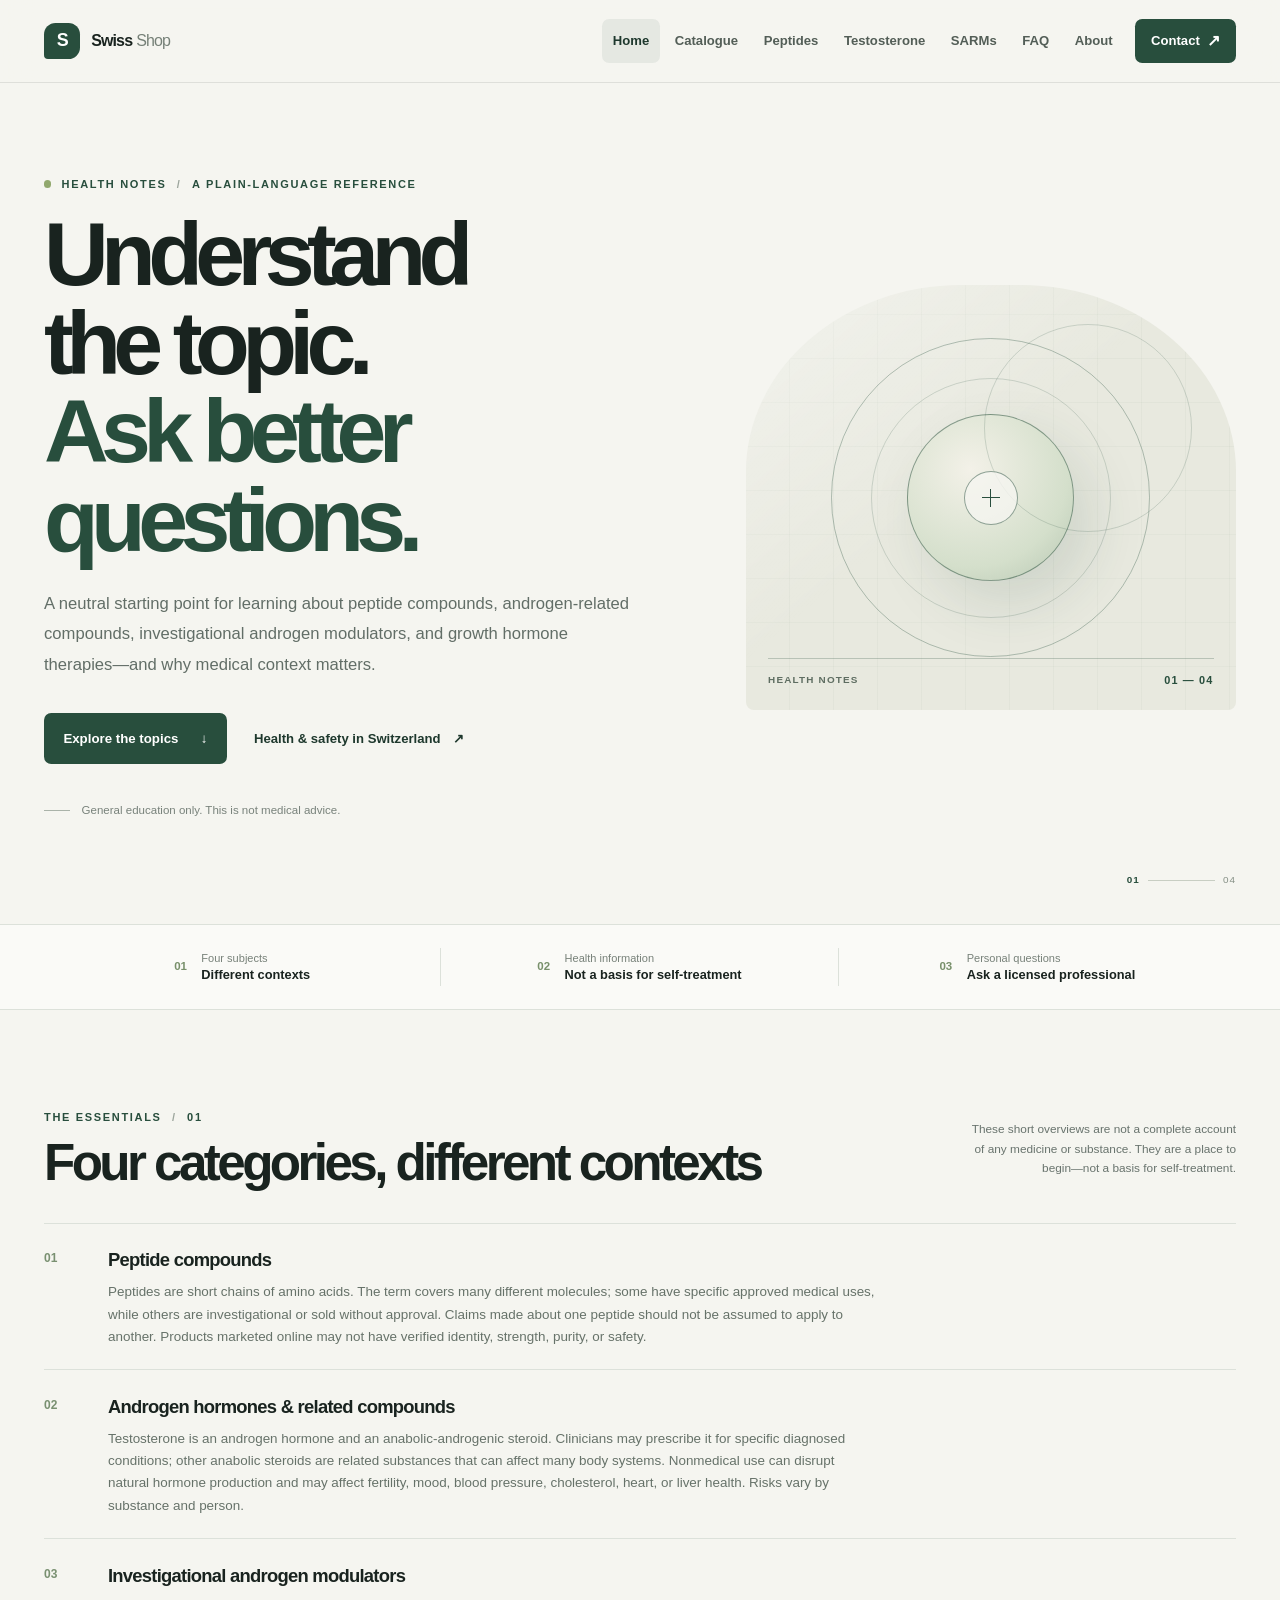
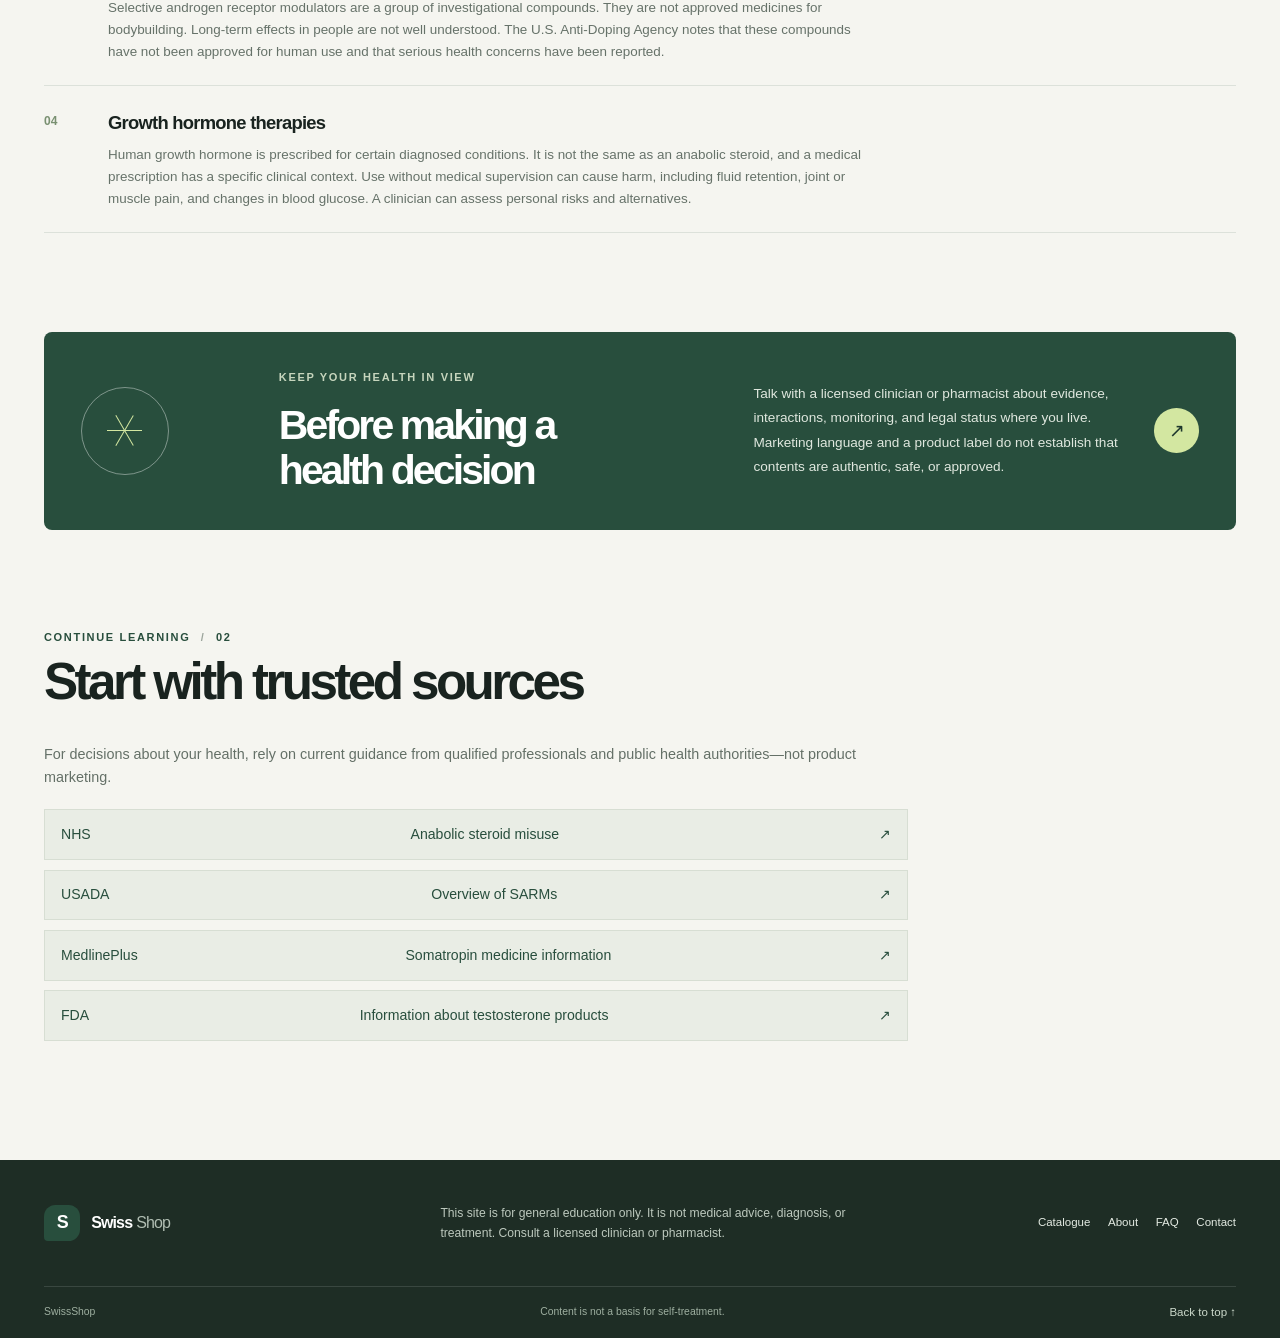
<file: index.html>
<!doctype html>
<html lang="en">
<head>
  <meta charset="utf-8">
  <meta name="viewport" content="width=device-width, initial-scale=1">
  <meta name="description" content="Plain-language educational information about peptides, androgen-related compounds, SARMs, and growth hormone therapies.">
  <meta name="theme-color" content="#f5f5f0">
  <title>SwissShop | Health notes &amp; safety</title>
  <link rel="stylesheet" href="storefront.css">
</head>
<body>
  <a class="skip-link" href="#main">Skip to content</a>
  <header class="site-header">
    <nav class="nav-shell" aria-label="Primary navigation">
      <a class="brand" href="index.html" aria-label="SwissShop home"><span class="brand-symbol" aria-hidden="true">S</span><span>Swiss<span class="brand-light">Shop</span></span></a>
      <button class="menu-toggle" type="button" aria-controls="primary-menu" aria-expanded="false" data-menu-toggle>
        <span class="menu-lines" aria-hidden="true"></span><span class="sr-only">Open navigation</span>
      </button>
      <ul class="nav-menu" id="primary-menu">
        <li><a href="index.html" aria-current="page">Home</a></li>
        <li><a href="2.html">Catalogue</a></li>
        <li><a href="4.html">Peptides</a></li>
        <li><a href="5.html">Testosterone</a></li>
        <li><a href="6.html">SARMs</a></li>
        <li><a href="7.html">FAQ</a></li>
        <li><a href="1.html">About</a></li>
        <li><a class="nav-contact" href="8.html">Contact <span aria-hidden="true">↗</span></a></li>
      </ul>
    </nav>
  </header>

  <main id="main">
    <section class="hero home-hero">
      <div class="hero-copy">
        <p class="eyebrow"><span class="eyebrow-dot"></span> Health notes <span class="eyebrow-divider">/</span> A plain-language reference</p>
        <h1>Understand the topic.<br><em>Ask better questions.</em></h1>
        <p class="hero-lede">A neutral starting point for learning about peptide compounds, androgen-related compounds, investigational androgen modulators, and growth hormone therapies—and why medical context matters.</p>
        <div class="hero-actions">
          <a class="button button-dark" href="#topics">Explore the topics <span aria-hidden="true">↓</span></a>
          <a class="text-link" href="3.html">Health &amp; safety in Switzerland <span aria-hidden="true">↗</span></a>
        </div>
        <p class="hero-note"><span class="note-rule"></span> General education only. This is not medical advice.</p>
      </div>
      <div class="hero-art" role="img" aria-label="Abstract geometric illustration">
        <div class="art-label art-label-top">SW / CH</div>
        <div class="art-ring art-ring-outer"></div>
        <div class="art-ring art-ring-inner"></div>
        <div class="art-disc"></div>
        <div class="art-cross" aria-hidden="true"><span></span><span></span></div>
        <div class="art-caption"><span>HEALTH NOTES</span><strong>01 — 04</strong></div>
      </div>
      <div class="hero-index" aria-hidden="true"><span>01</span><i></i><span>04</span></div>
    </section>

    <section class="trust-strip" aria-label="Guide notes">
      <div><span class="strip-icon">01</span><p>Four subjects<br><strong>Different contexts</strong></p></div>
      <div><span class="strip-icon">02</span><p>Health information<br><strong>Not a basis for self-treatment</strong></p></div>
      <div><span class="strip-icon">03</span><p>Personal questions<br><strong>Ask a licensed professional</strong></p></div>
    </section>

    <section class="section-block" id="topics" aria-labelledby="topics-title">
      <div class="section-heading">
        <div><p class="eyebrow">The essentials <span class="eyebrow-divider">/</span> 01</p><h2 id="topics-title">Four categories, different contexts</h2></div>
        <p class="section-side-note">These short overviews are not a complete account of any medicine or substance. They are a place to begin—not a basis for self-treatment.</p>
      </div>
      <div class="health-category-list">
        <article class="health-category" id="peptides"><span class="catalog-number">01</span><div><h3>Peptide compounds</h3><p>Peptides are short chains of amino acids. The term covers many different molecules; some have specific approved medical uses, while others are investigational or sold without approval. Claims made about one peptide should not be assumed to apply to another. Products marketed online may not have verified identity, strength, purity, or safety.</p></div></article>
        <article class="health-category" id="androgens"><span class="catalog-number">02</span><div><h3>Androgen hormones &amp; related compounds</h3><p>Testosterone is an androgen hormone and an anabolic-androgenic steroid. Clinicians may prescribe it for specific diagnosed conditions; other anabolic steroids are related substances that can affect many body systems. Nonmedical use can disrupt natural hormone production and may affect fertility, mood, blood pressure, cholesterol, heart, or liver health. Risks vary by substance and person.</p></div></article>
        <article class="health-category" id="sarms"><span class="catalog-number">03</span><div><h3>Investigational androgen modulators</h3><p>Selective androgen receptor modulators are a group of investigational compounds. They are not approved medicines for bodybuilding. Long-term effects in people are not well understood. The U.S. Anti-Doping Agency notes that these compounds have not been approved for human use and that serious health concerns have been reported.</p></div></article>
        <article class="health-category" id="growth-hormone"><span class="catalog-number">04</span><div><h3>Growth hormone therapies</h3><p>Human growth hormone is prescribed for certain diagnosed conditions. It is not the same as an anabolic steroid, and a medical prescription has a specific clinical context. Use without medical supervision can cause harm, including fluid retention, joint or muscle pain, and changes in blood glucose. A clinician can assess personal risks and alternatives.</p></div></article>
      </div>
    </section>

    <section class="feature-panel" id="safety">
      <div class="feature-mark" aria-hidden="true"><span></span><span></span><span></span></div>
      <div><p class="eyebrow">Keep your health in view</p><h2>Before making a health decision</h2></div>
      <p>Talk with a licensed clinician or pharmacist about evidence, interactions, monitoring, and legal status where you live. Marketing language and a product label do not establish that contents are authentic, safe, or approved.</p>
      <a class="round-link" href="3.html" aria-label="Read health and safety information">↗</a>
    </section>

    <section class="section-block" id="sources" aria-labelledby="sources-title">
      <div class="section-heading">
        <div><p class="eyebrow">Continue learning <span class="eyebrow-divider">/</span> 02</p><h2 id="sources-title">Start with trusted sources</h2></div>
      </div>
      <div class="health-resources">
        <p>For decisions about your health, rely on current guidance from qualified professionals and public health authorities—not product marketing.</p>
        <ul>
          <li><a href="https://www.nhs.uk/conditions/anabolic-steroid-misuse/"><span>NHS</span>Anabolic steroid misuse <span aria-hidden="true">↗</span></a></li>
          <li><a href="https://www.usada.org/athletes/substances/supplement-411/sarms/"><span>USADA</span>Overview of SARMs <span aria-hidden="true">↗</span></a></li>
          <li><a href="https://medlineplus.gov/druginfo/meds/a622022.html"><span>MedlinePlus</span>Somatropin medicine information <span aria-hidden="true">↗</span></a></li>
          <li><a href="https://www.fda.gov/drugs/drug-alerts-and-statements/fda-issues-class-wide-labeling-changes-testosterone-products"><span>FDA</span>Information about testosterone products <span aria-hidden="true">↗</span></a></li>
        </ul>
      </div>
    </section>
  </main>

  <footer class="site-footer">
    <div class="footer-main">
      <a class="brand footer-brand" href="index.html"><span class="brand-symbol" aria-hidden="true">S</span><span>Swiss<span class="brand-light">Shop</span></span></a>
      <p>This site is for general education only. It is not medical advice, diagnosis, or treatment. Consult a licensed clinician or pharmacist.</p>
      <div class="footer-links"><a href="2.html">Catalogue</a><a href="1.html">About</a><a href="7.html">FAQ</a><a href="8.html">Contact</a></div>
    </div>
    <div class="footer-bottom"><span>SwissShop</span><span>Content is not a basis for self-treatment.</span><a href="#main">Back to top ↑</a></div>
  </footer>
  <script src="storefront.js"></script>
</body>
</html>
</file>
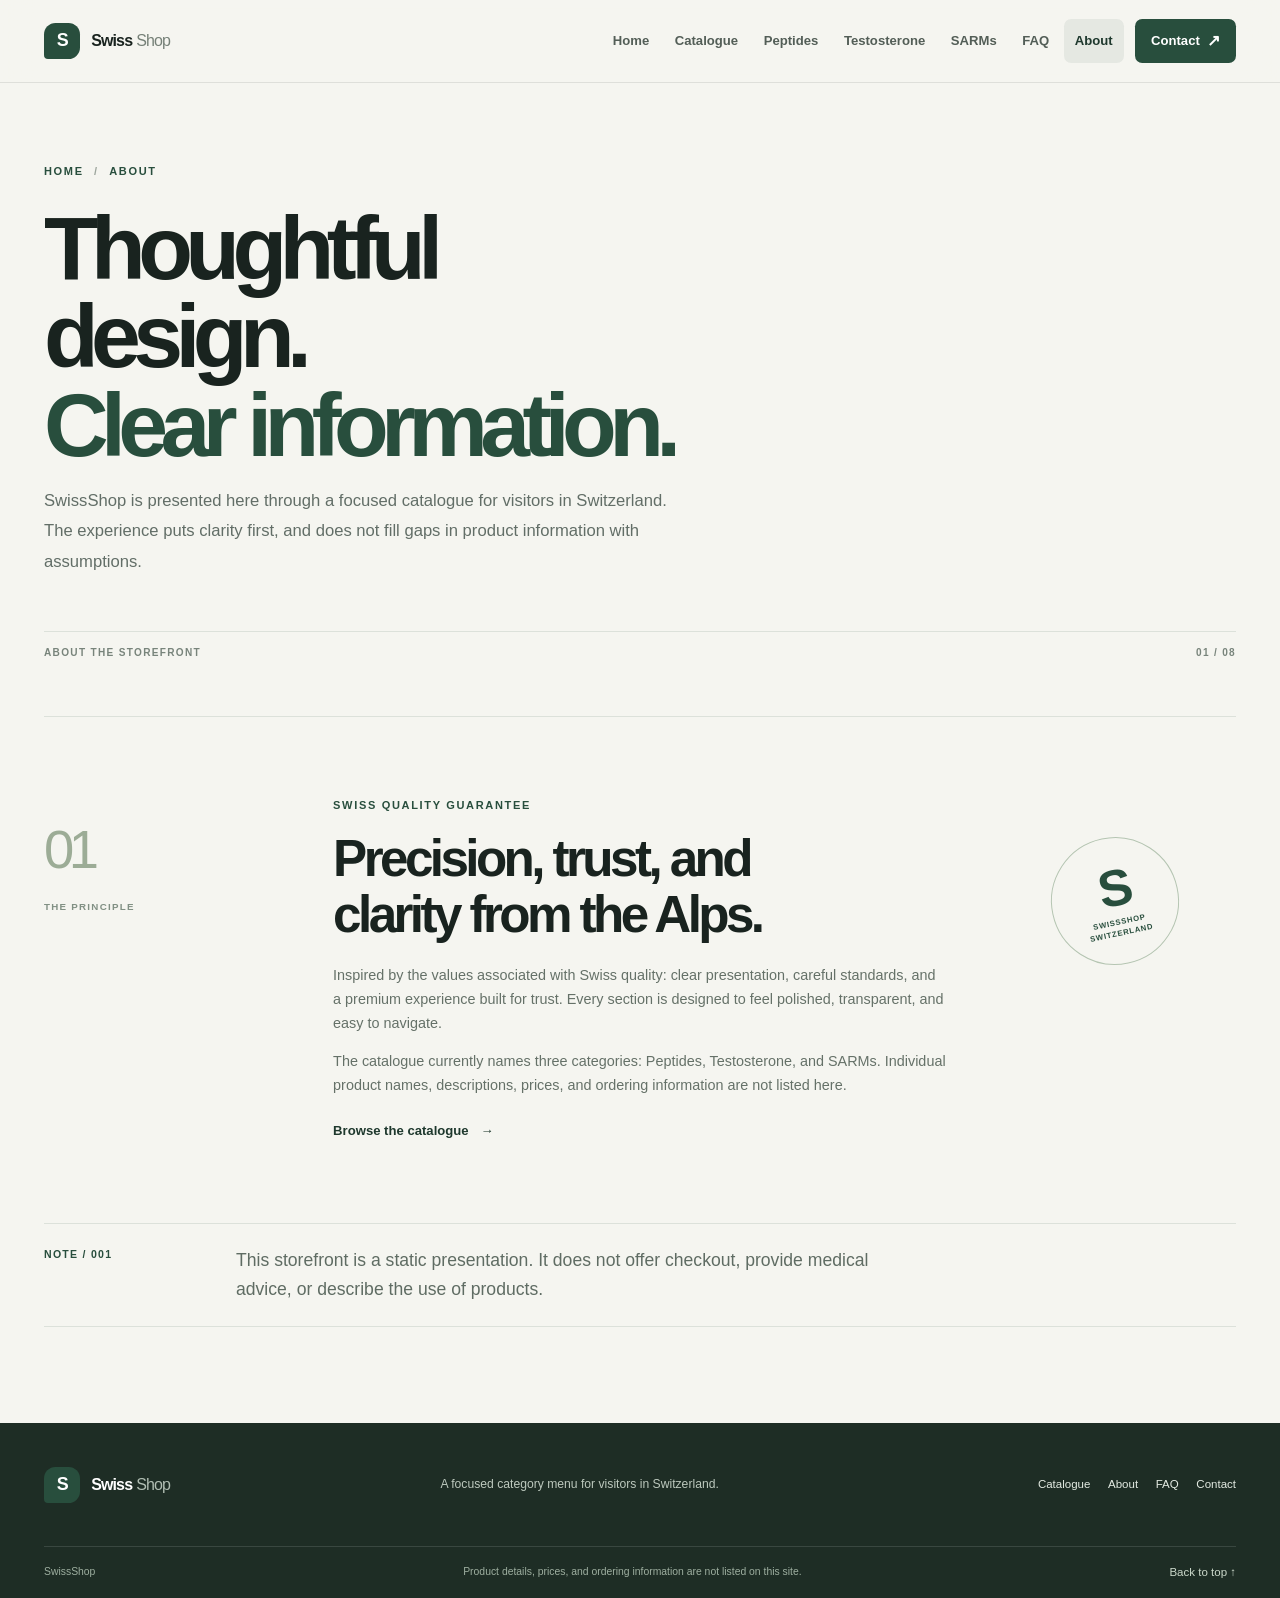
<file: 1.html>
<!doctype html>
<html lang="en">
<head>
  <meta charset="utf-8">
  <meta name="viewport" content="width=device-width, initial-scale=1">
  <meta name="description" content="About the SwissShop storefront and its catalogue approach.">
  <title>About — SwissShop</title>
  <link rel="stylesheet" href="storefront.css">
</head>
<body>
  <a class="skip-link" href="#main">Skip to content</a>
  <header class="site-header"><nav class="nav-shell" aria-label="Primary navigation">
    <a class="brand" href="index.html" aria-label="SwissShop home"><span class="brand-symbol" aria-hidden="true">S</span><span>Swiss<span class="brand-light">Shop</span></span></a>
    <button class="menu-toggle" type="button" aria-controls="primary-menu" aria-expanded="false" data-menu-toggle><span class="menu-lines" aria-hidden="true"></span><span class="sr-only">Open navigation</span></button>
    <ul class="nav-menu" id="primary-menu"><li><a href="index.html">Home</a></li><li><a href="2.html">Catalogue</a></li><li><a href="4.html">Peptides</a></li><li><a href="5.html">Testosterone</a></li><li><a href="6.html">SARMs</a></li><li><a href="7.html">FAQ</a></li><li><a href="1.html" aria-current="page">About</a></li><li><a class="nav-contact" href="8.html">Contact <span aria-hidden="true">↗</span></a></li></ul>
  </nav></header>
  <main id="main" class="inner-page">
    <section class="page-hero">
      <p class="eyebrow"><a href="index.html">Home</a><span class="eyebrow-divider">/</span> About</p>
      <h1>Thoughtful design.<br><em>Clear information.</em></h1>
      <p class="hero-lede">SwissShop is presented here through a focused catalogue for visitors in Switzerland. The experience puts clarity first, and does not fill gaps in product information with assumptions.</p>
      <div class="page-hero-index"><span>ABOUT THE STOREFRONT</span><span>01 / 08</span></div>
    </section>
    <section class="about-layout">
      <div class="about-aside"><span class="large-index">01</span><p>THE PRINCIPLE</p></div>
      <div class="about-copy">
        <p class="eyebrow">Swiss quality guarantee</p>
        <h2>Precision, trust, and clarity from the Alps.</h2>
        <p>Inspired by the values associated with Swiss quality: clear presentation, careful standards, and a premium experience built for trust. Every section is designed to feel polished, transparent, and easy to navigate.</p>
        <p>The catalogue currently names three categories: Peptides, Testosterone, and SARMs. Individual product names, descriptions, prices, and ordering information are not listed here.</p>
        <a class="text-link" href="2.html">Browse the catalogue <span aria-hidden="true">→</span></a>
      </div>
      <div class="about-stamp" aria-label="SwissShop"><span>S</span><small>SWISSSHOP<br>SWITZERLAND</small></div>
    </section>
    <section class="editorial-callout"><span class="callout-index">NOTE / 001</span><p>This storefront is a static presentation. It does not offer checkout, provide medical advice, or describe the use of products.</p></section>
  </main>
  <footer class="site-footer"><div class="footer-main"><a class="brand footer-brand" href="index.html"><span class="brand-symbol" aria-hidden="true">S</span><span>Swiss<span class="brand-light">Shop</span></span></a><p>A focused category menu for visitors in Switzerland.</p><div class="footer-links"><a href="2.html">Catalogue</a><a href="1.html">About</a><a href="7.html">FAQ</a><a href="8.html">Contact</a></div></div><div class="footer-bottom"><span>SwissShop</span><span>Product details, prices, and ordering information are not listed on this site.</span><a href="#main">Back to top ↑</a></div></footer>
  <script src="storefront.js"></script>
</body>
</html>
</file>
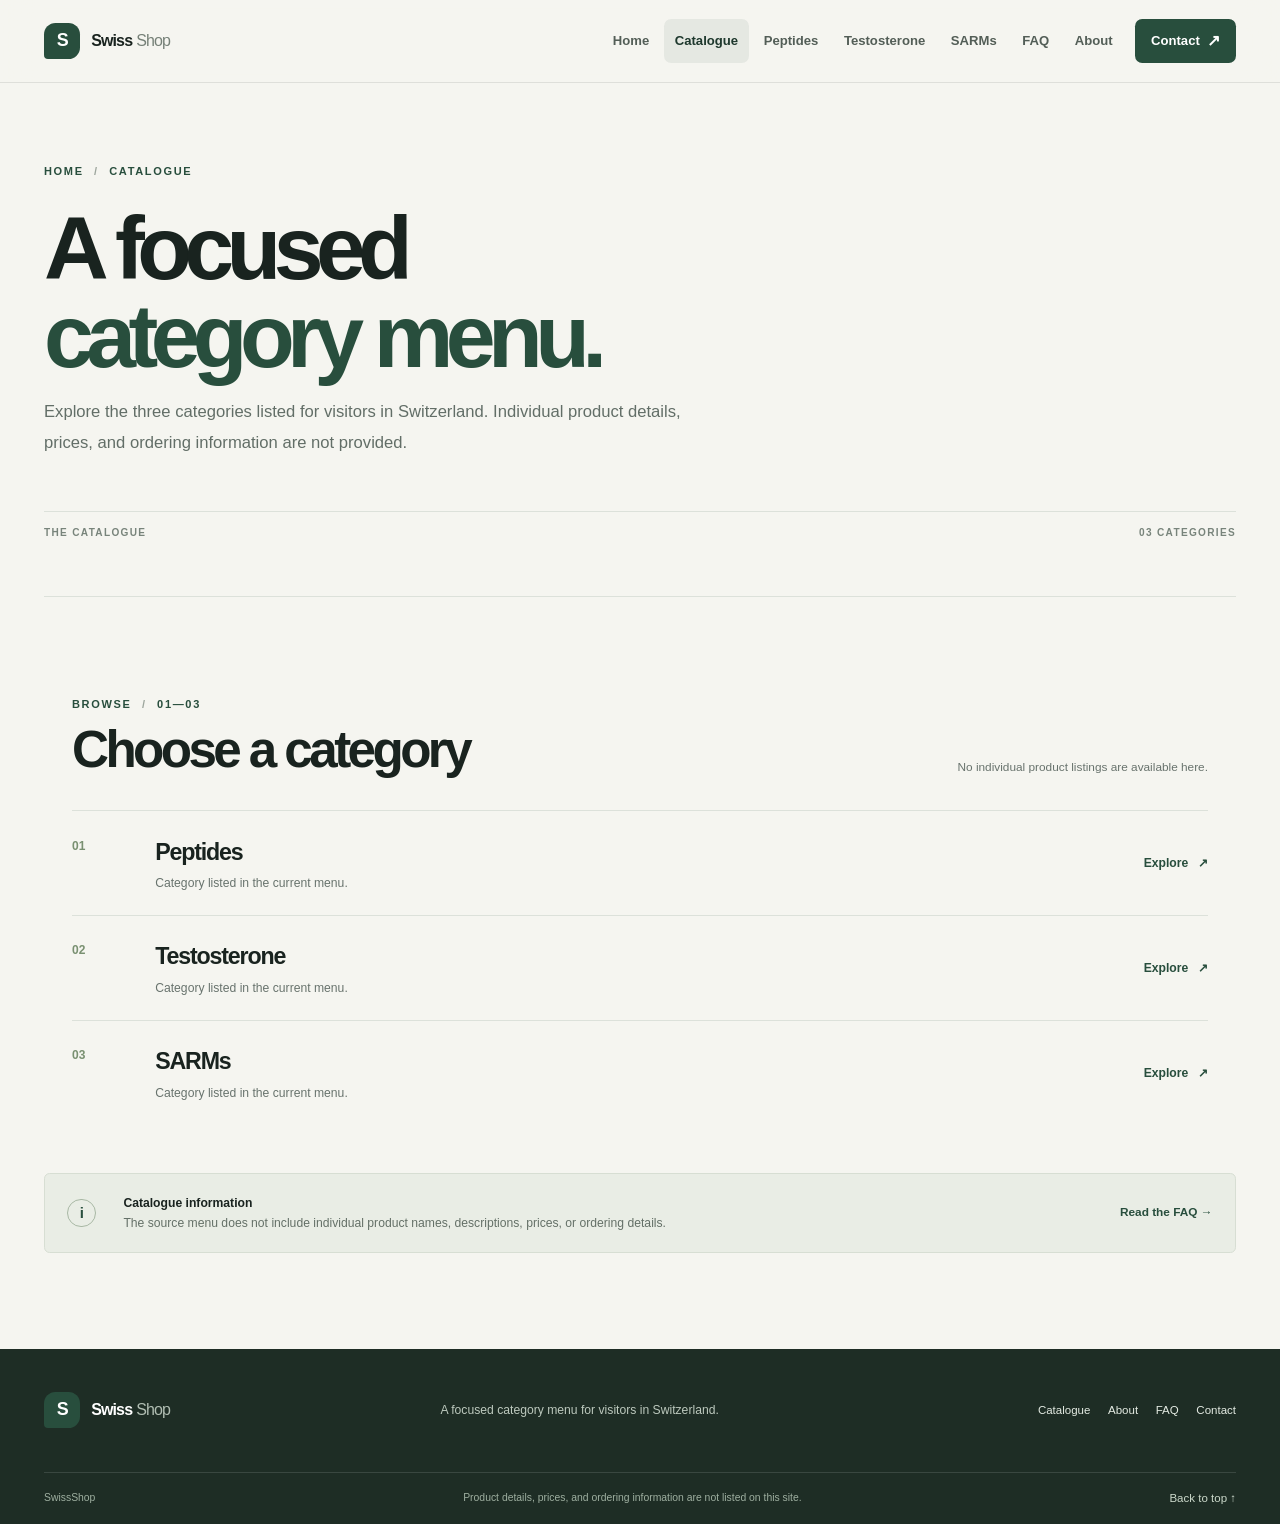
<file: 2.html>
<!doctype html>
<html lang="en">
<head>
  <meta charset="utf-8">
  <meta name="viewport" content="width=device-width, initial-scale=1">
  <meta name="description" content="Browse the Peptides, Testosterone, and SARMs category menu.">
  <title>Catalogue — SwissShop</title>
  <link rel="stylesheet" href="storefront.css">
</head>
<body>
  <a class="skip-link" href="#main">Skip to content</a>
  <header class="site-header"><nav class="nav-shell" aria-label="Primary navigation">
    <a class="brand" href="index.html" aria-label="SwissShop home"><span class="brand-symbol" aria-hidden="true">S</span><span>Swiss<span class="brand-light">Shop</span></span></a>
    <button class="menu-toggle" type="button" aria-controls="primary-menu" aria-expanded="false" data-menu-toggle><span class="menu-lines" aria-hidden="true"></span><span class="sr-only">Open navigation</span></button>
    <ul class="nav-menu" id="primary-menu"><li><a href="index.html">Home</a></li><li><a href="2.html" aria-current="page">Catalogue</a></li><li><a href="4.html">Peptides</a></li><li><a href="5.html">Testosterone</a></li><li><a href="6.html">SARMs</a></li><li><a href="7.html">FAQ</a></li><li><a href="1.html">About</a></li><li><a class="nav-contact" href="8.html">Contact <span aria-hidden="true">↗</span></a></li></ul>
  </nav></header>
  <main id="main" class="inner-page">
    <section class="page-hero">
      <p class="eyebrow"><a href="index.html">Home</a><span class="eyebrow-divider">/</span> Catalogue</p>
      <h1>A focused<br><em>category menu.</em></h1>
      <p class="hero-lede">Explore the three categories listed for visitors in Switzerland. Individual product details, prices, and ordering information are not provided.</p>
      <div class="page-hero-index"><span>THE CATALOGUE</span><span>03 CATEGORIES</span></div>
    </section>
    <section class="section-block catalog-list" aria-labelledby="catalog-title">
      <div class="section-heading"><div><p class="eyebrow">Browse <span class="eyebrow-divider">/</span> 01—03</p><h2 id="catalog-title">Choose a category</h2></div><span class="section-side-note">No individual product listings are available here.</span></div>
      <div class="catalog-row"><span class="catalog-number">01</span><div><h3>Peptides</h3><p>Category listed in the current menu.</p></div><a href="4.html" aria-label="View Peptides category">Explore <span aria-hidden="true">↗</span></a></div>
      <div class="catalog-row"><span class="catalog-number">02</span><div><h3>Testosterone</h3><p>Category listed in the current menu.</p></div><a href="5.html" aria-label="View Testosterone category">Explore <span aria-hidden="true">↗</span></a></div>
      <div class="catalog-row"><span class="catalog-number">03</span><div><h3>SARMs</h3><p>Category listed in the current menu.</p></div><a href="6.html" aria-label="View SARMs category">Explore <span aria-hidden="true">↗</span></a></div>
    </section>
    <aside class="notice-box"><span class="notice-mark" aria-hidden="true">i</span><p><strong>Catalogue information</strong><br>The source menu does not include individual product names, descriptions, prices, or ordering details.</p><a href="7.html">Read the FAQ <span aria-hidden="true">→</span></a></aside>
  </main>
  <footer class="site-footer"><div class="footer-main"><a class="brand footer-brand" href="index.html"><span class="brand-symbol" aria-hidden="true">S</span><span>Swiss<span class="brand-light">Shop</span></span></a><p>A focused category menu for visitors in Switzerland.</p><div class="footer-links"><a href="2.html">Catalogue</a><a href="1.html">About</a><a href="7.html">FAQ</a><a href="8.html">Contact</a></div></div><div class="footer-bottom"><span>SwissShop</span><span>Product details, prices, and ordering information are not listed on this site.</span><a href="#main">Back to top ↑</a></div></footer>
  <script src="storefront.js"></script>
</body>
</html>
</file>
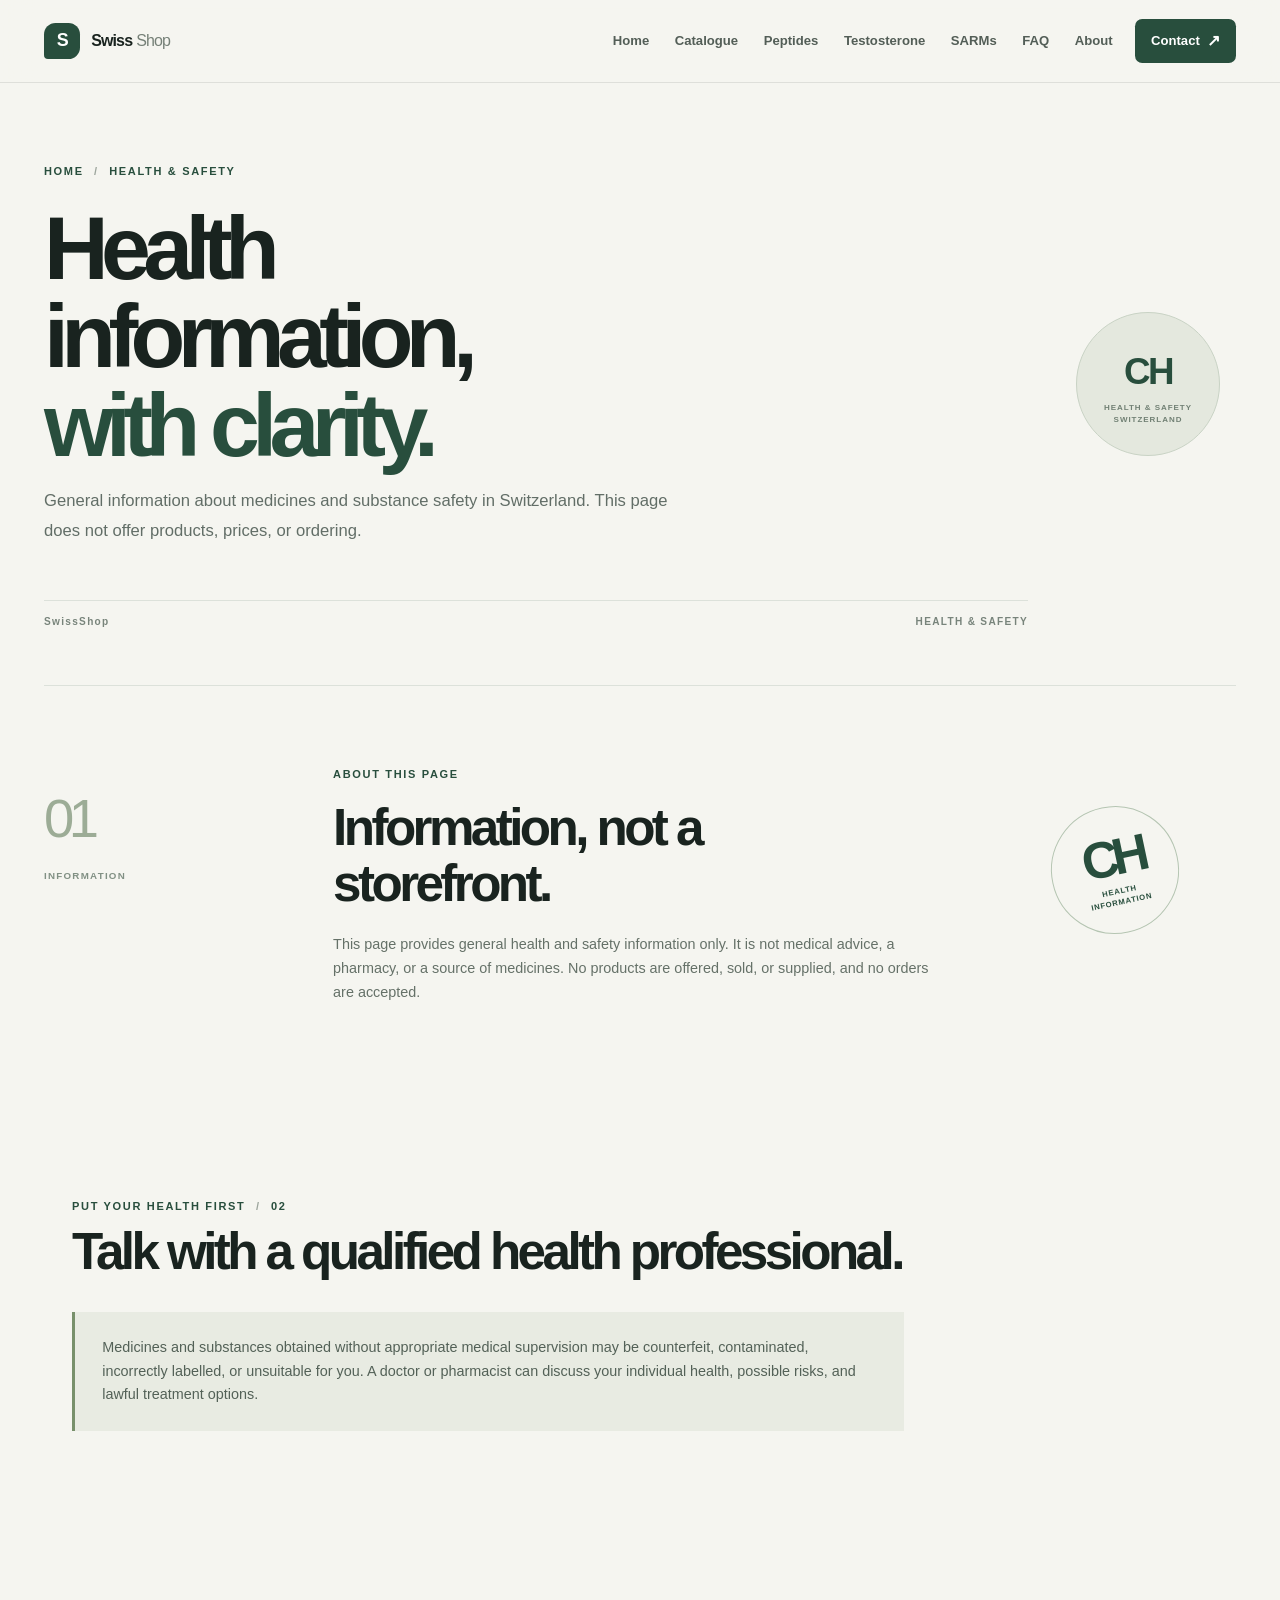
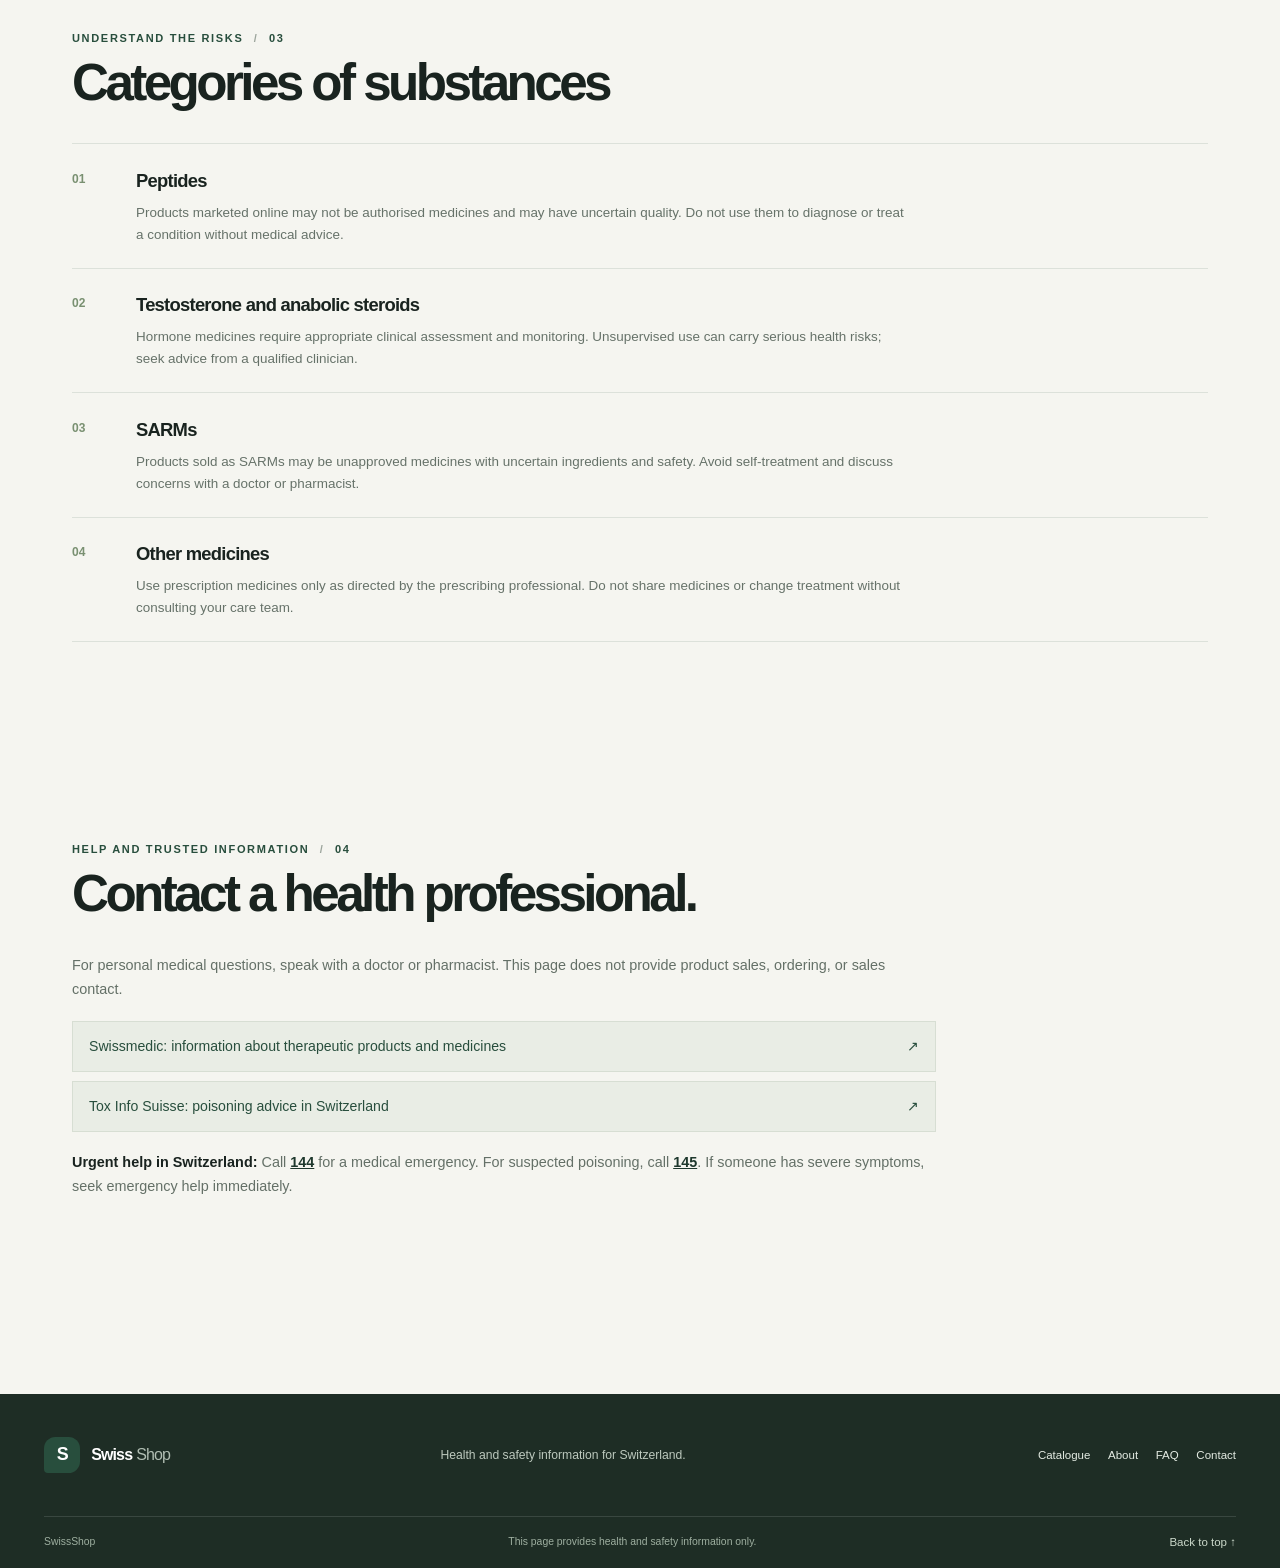
<file: 3.html>
<!doctype html>
<html lang="en">
<head>
  <meta charset="utf-8">
  <meta name="viewport" content="width=device-width, initial-scale=1">
  <meta name="description" content="General health and safety information about medicines and substances in Switzerland. No products are sold or supplied.">
  <title>Health &amp; Safety — SwissShop</title>
  <link rel="stylesheet" href="storefront.css">
</head>
<body>
  <a class="skip-link" href="#main">Skip to content</a>
  <header class="site-header"><nav class="nav-shell" aria-label="Primary navigation">
    <a class="brand" href="index.html" aria-label="SwissShop home"><span class="brand-symbol" aria-hidden="true">S</span><span>Swiss<span class="brand-light">Shop</span></span></a>
    <button class="menu-toggle" type="button" aria-controls="primary-menu" aria-expanded="false" data-menu-toggle><span class="menu-lines" aria-hidden="true"></span><span class="sr-only">Open navigation</span></button>
    <ul class="nav-menu" id="primary-menu"><li><a href="index.html">Home</a></li><li><a href="2.html">Catalogue</a></li><li><a href="4.html">Peptides</a></li><li><a href="5.html">Testosterone</a></li><li><a href="6.html">SARMs</a></li><li><a href="7.html">FAQ</a></li><li><a href="1.html">About</a></li><li><a class="nav-contact" href="8.html">Contact <span aria-hidden="true">↗</span></a></li></ul>
  </nav></header>
  <main id="main" class="inner-page">
    <section class="page-hero swiss-hero" id="home">
      <p class="eyebrow"><a href="index.html">Home</a><span class="eyebrow-divider">/</span> Health &amp; Safety</p>
      <h1>Health information,<br><em>with clarity.</em></h1>
      <p class="hero-lede">General information about medicines and substance safety in Switzerland. This page does not offer products, prices, or ordering.</p>
      <div class="country-stamp" id="location"><strong>CH</strong><span>HEALTH &amp; SAFETY<br>SWITZERLAND</span></div>
      <div class="page-hero-index"><span>SwissShop</span><span>HEALTH &amp; SAFETY</span></div>
    </section>

    <section class="about-layout" id="about">
      <div class="about-aside"><span class="large-index">01</span><p>INFORMATION</p></div>
      <div class="about-copy">
        <p class="eyebrow">About this page</p>
        <h2>Information, not a storefront.</h2>
        <p>This page provides general health and safety information only. It is not medical advice, a pharmacy, or a source of medicines. No products are offered, sold, or supplied, and no orders are accepted.</p>
      </div>
      <div class="about-stamp" aria-label="Switzerland"><span>CH</span><small>HEALTH<br>INFORMATION</small></div>
    </section>

    <section class="section-block" aria-labelledby="health-professional-title">
      <div class="section-heading">
        <div><p class="eyebrow">Put your health first <span class="eyebrow-divider">/</span> 02</p><h2 id="health-professional-title">Talk with a qualified health professional.</h2></div>
      </div>
      <div class="health-notice">
        <p>Medicines and substances obtained without appropriate medical supervision may be counterfeit, contaminated, incorrectly labelled, or unsuitable for you. A doctor or pharmacist can discuss your individual health, possible risks, and lawful treatment options.</p>
      </div>
    </section>

    <section class="section-block" id="categories" aria-labelledby="substance-title">
      <div class="section-heading">
        <div><p class="eyebrow">Understand the risks <span class="eyebrow-divider">/</span> 03</p><h2 id="substance-title">Categories of substances</h2></div>
      </div>
      <div class="health-category-list">
        <article class="health-category" id="peptides"><span class="catalog-number">01</span><div><h3>Peptides</h3><p>Products marketed online may not be authorised medicines and may have uncertain quality. Do not use them to diagnose or treat a condition without medical advice.</p></div></article>
        <article class="health-category" id="testosterone"><span class="catalog-number">02</span><div><h3>Testosterone and anabolic steroids</h3><p>Hormone medicines require appropriate clinical assessment and monitoring. Unsupervised use can carry serious health risks; seek advice from a qualified clinician.</p></div></article>
        <article class="health-category" id="sarms"><span class="catalog-number">03</span><div><h3>SARMs</h3><p>Products sold as SARMs may be unapproved medicines with uncertain ingredients and safety. Avoid self-treatment and discuss concerns with a doctor or pharmacist.</p></div></article>
        <article class="health-category"><span class="catalog-number">04</span><div><h3>Other medicines</h3><p>Use prescription medicines only as directed by the prescribing professional. Do not share medicines or change treatment without consulting your care team.</p></div></article>
      </div>
    </section>

    <section class="section-block" id="contact">
      <div class="section-heading">
        <div><p class="eyebrow">Help and trusted information <span class="eyebrow-divider">/</span> 04</p><h2>Contact a health professional.</h2></div>
      </div>
      <div class="health-resources">
        <p>For personal medical questions, speak with a doctor or pharmacist. This page does not provide product sales, ordering, or sales contact.</p>
        <ul>
          <li><a href="https://www.swissmedic.ch/">Swissmedic: information about therapeutic products and medicines <span aria-hidden="true">↗</span></a></li>
          <li><a href="https://www.toxinfo.ch/">Tox Info Suisse: poisoning advice in Switzerland <span aria-hidden="true">↗</span></a></li>
        </ul>
        <p><strong>Urgent help in Switzerland:</strong> Call <a href="tel:144">144</a> for a medical emergency. For suspected poisoning, call <a href="tel:145">145</a>. If someone has severe symptoms, seek emergency help immediately.</p>
      </div>
    </section>
  </main>
  <footer class="site-footer">
    <div class="footer-main">
      <a class="brand footer-brand" href="index.html"><span class="brand-symbol" aria-hidden="true">S</span><span>Swiss<span class="brand-light">Shop</span></span></a>
      <p>Health and safety information for Switzerland.</p>
      <div class="footer-links"><a href="2.html">Catalogue</a><a href="1.html">About</a><a href="7.html">FAQ</a><a href="8.html">Contact</a></div>
    </div>
    <div class="footer-bottom"><span>SwissShop</span><span>This page provides health and safety information only.</span><a href="#main">Back to top ↑</a></div>
  </footer>
  <script src="storefront.js"></script>
</body>
</html>
</file>
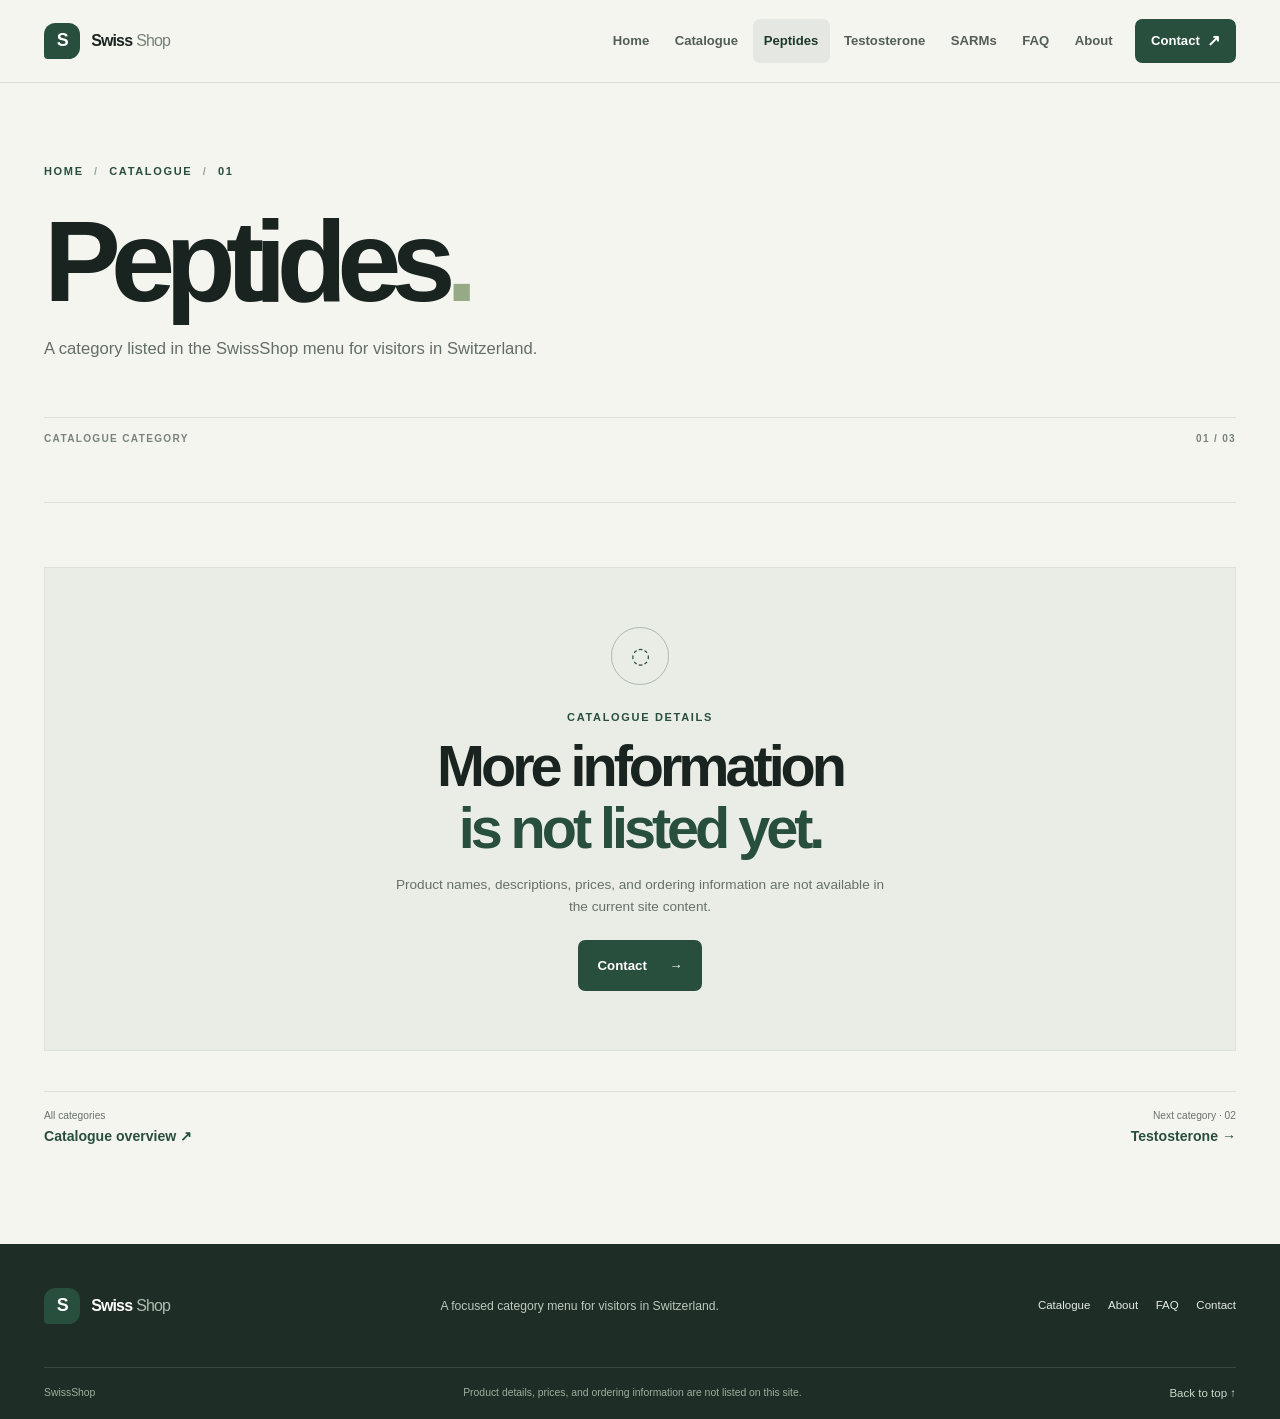
<file: 4.html>
<!doctype html>
<html lang="en">
<head>
  <meta charset="utf-8">
  <meta name="viewport" content="width=device-width, initial-scale=1">
  <meta name="description" content="Peptides category in the SwissShop catalogue.">
  <title>Peptides — SwissShop</title>
  <link rel="stylesheet" href="storefront.css">
</head>
<body>
  <a class="skip-link" href="#main">Skip to content</a>
  <header class="site-header"><nav class="nav-shell" aria-label="Primary navigation">
    <a class="brand" href="index.html" aria-label="SwissShop home"><span class="brand-symbol" aria-hidden="true">S</span><span>Swiss<span class="brand-light">Shop</span></span></a>
    <button class="menu-toggle" type="button" aria-controls="primary-menu" aria-expanded="false" data-menu-toggle><span class="menu-lines" aria-hidden="true"></span><span class="sr-only">Open navigation</span></button>
    <ul class="nav-menu" id="primary-menu"><li><a href="index.html">Home</a></li><li><a href="2.html">Catalogue</a></li><li><a href="4.html" aria-current="page">Peptides</a></li><li><a href="5.html">Testosterone</a></li><li><a href="6.html">SARMs</a></li><li><a href="7.html">FAQ</a></li><li><a href="1.html">About</a></li><li><a class="nav-contact" href="8.html">Contact <span aria-hidden="true">↗</span></a></li></ul>
  </nav></header>
  <main id="main" class="inner-page category-page">
    <section class="page-hero">
      <p class="eyebrow"><a href="index.html">Home</a><span class="eyebrow-divider">/</span><a href="2.html">Catalogue</a><span class="eyebrow-divider">/</span> 01</p>
      <h1>Peptides<em class="title-period">.</em></h1>
      <p class="hero-lede">A category listed in the SwissShop menu for visitors in Switzerland.</p>
      <div class="page-hero-index"><span>CATALOGUE CATEGORY</span><span>01 / 03</span></div>
    </section>
    <section class="empty-catalog"><div class="empty-symbol" aria-hidden="true">◌</div><p class="eyebrow">Catalogue details</p><h2>More information<br><em>is not listed yet.</em></h2><p>Product names, descriptions, prices, and ordering information are not available in the current site content.</p><a class="button button-dark" href="8.html">Contact <span aria-hidden="true">→</span></a></section>
    <nav class="category-switcher" aria-label="Other catalogue categories"><a href="2.html"><span>All categories</span><strong>Catalogue overview ↗</strong></a><a href="5.html"><span>Next category · 02</span><strong>Testosterone →</strong></a></nav>
  </main>
  <footer class="site-footer"><div class="footer-main"><a class="brand footer-brand" href="index.html"><span class="brand-symbol" aria-hidden="true">S</span><span>Swiss<span class="brand-light">Shop</span></span></a><p>A focused category menu for visitors in Switzerland.</p><div class="footer-links"><a href="2.html">Catalogue</a><a href="1.html">About</a><a href="7.html">FAQ</a><a href="8.html">Contact</a></div></div><div class="footer-bottom"><span>SwissShop</span><span>Product details, prices, and ordering information are not listed on this site.</span><a href="#main">Back to top ↑</a></div></footer>
  <script src="storefront.js"></script>
</body>
</html>
</file>
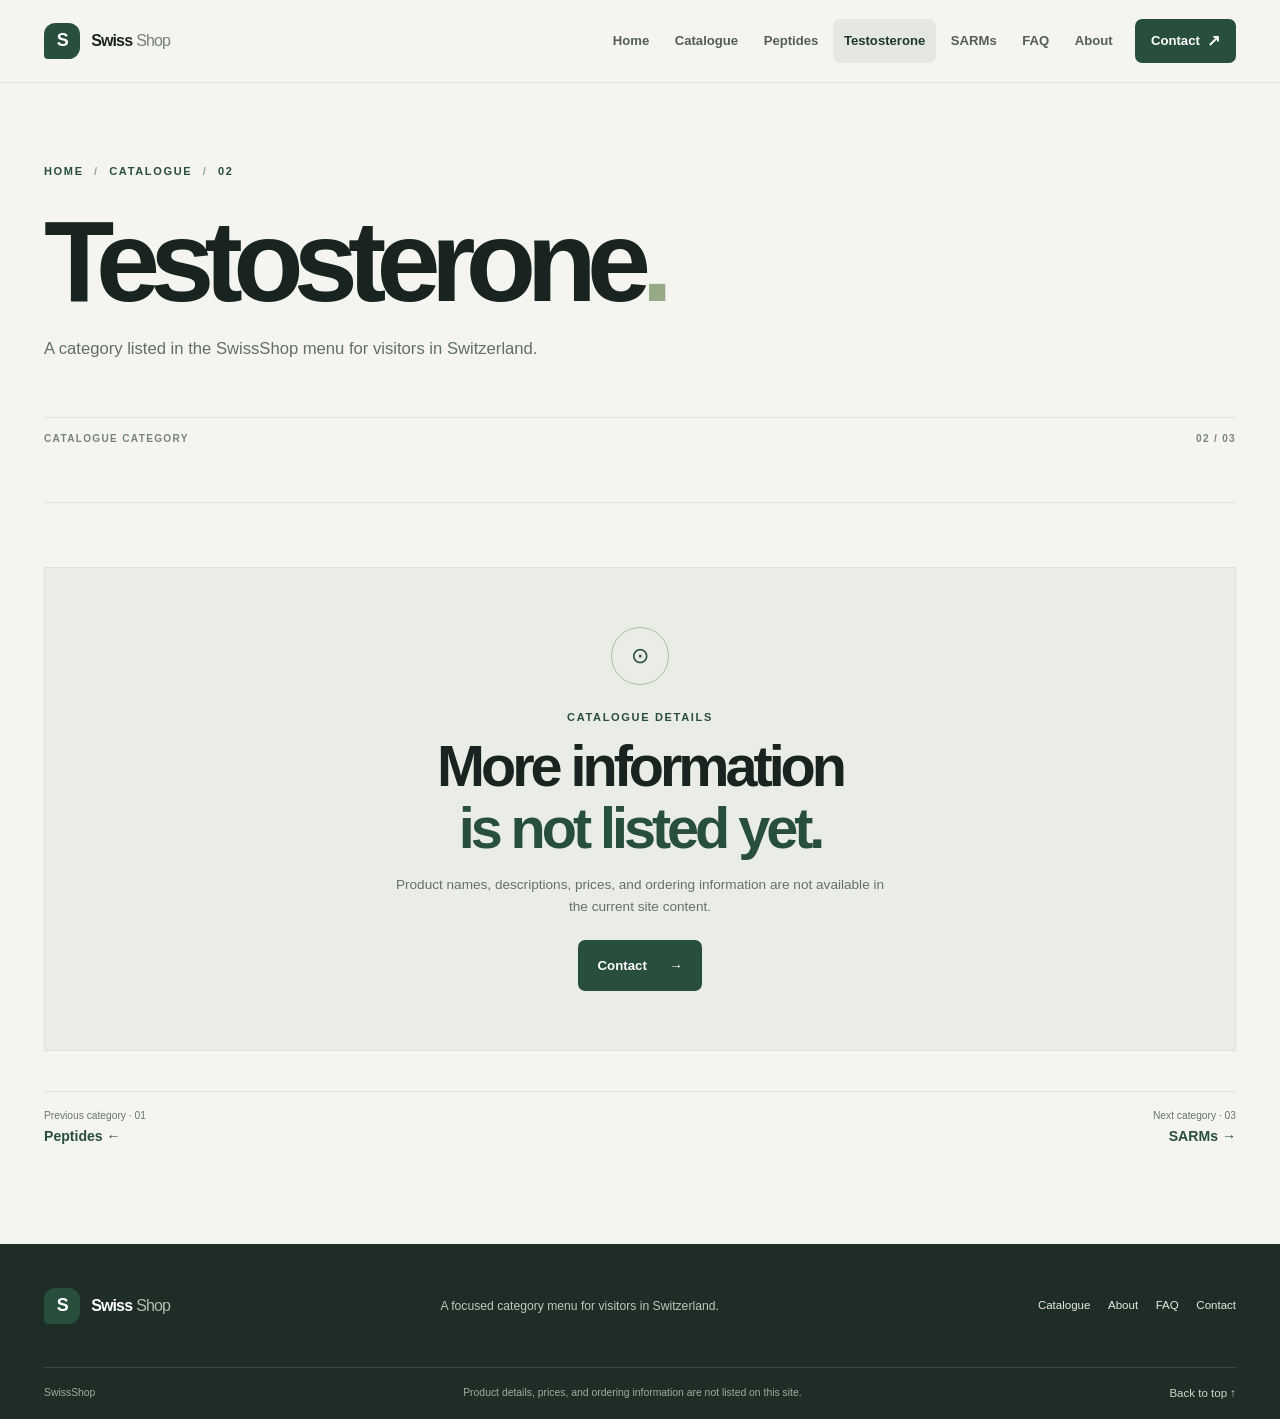
<file: 5.html>
<!doctype html>
<html lang="en">
<head>
  <meta charset="utf-8">
  <meta name="viewport" content="width=device-width, initial-scale=1">
  <meta name="description" content="Testosterone category in the SwissShop catalogue.">
  <title>Testosterone — SwissShop</title>
  <link rel="stylesheet" href="storefront.css">
</head>
<body>
  <a class="skip-link" href="#main">Skip to content</a>
  <header class="site-header"><nav class="nav-shell" aria-label="Primary navigation">
    <a class="brand" href="index.html" aria-label="SwissShop home"><span class="brand-symbol" aria-hidden="true">S</span><span>Swiss<span class="brand-light">Shop</span></span></a>
    <button class="menu-toggle" type="button" aria-controls="primary-menu" aria-expanded="false" data-menu-toggle><span class="menu-lines" aria-hidden="true"></span><span class="sr-only">Open navigation</span></button>
    <ul class="nav-menu" id="primary-menu"><li><a href="index.html">Home</a></li><li><a href="2.html">Catalogue</a></li><li><a href="4.html">Peptides</a></li><li><a href="5.html" aria-current="page">Testosterone</a></li><li><a href="6.html">SARMs</a></li><li><a href="7.html">FAQ</a></li><li><a href="1.html">About</a></li><li><a class="nav-contact" href="8.html">Contact <span aria-hidden="true">↗</span></a></li></ul>
  </nav></header>
  <main id="main" class="inner-page category-page">
    <section class="page-hero">
      <p class="eyebrow"><a href="index.html">Home</a><span class="eyebrow-divider">/</span><a href="2.html">Catalogue</a><span class="eyebrow-divider">/</span> 02</p>
      <h1>Testosterone<em class="title-period">.</em></h1>
      <p class="hero-lede">A category listed in the SwissShop menu for visitors in Switzerland.</p>
      <div class="page-hero-index"><span>CATALOGUE CATEGORY</span><span>02 / 03</span></div>
    </section>
    <section class="empty-catalog"><div class="empty-symbol" aria-hidden="true">⊙</div><p class="eyebrow">Catalogue details</p><h2>More information<br><em>is not listed yet.</em></h2><p>Product names, descriptions, prices, and ordering information are not available in the current site content.</p><a class="button button-dark" href="8.html">Contact <span aria-hidden="true">→</span></a></section>
    <nav class="category-switcher" aria-label="Other catalogue categories"><a href="4.html"><span>Previous category · 01</span><strong>Peptides ←</strong></a><a href="6.html"><span>Next category · 03</span><strong>SARMs →</strong></a></nav>
  </main>
  <footer class="site-footer"><div class="footer-main"><a class="brand footer-brand" href="index.html"><span class="brand-symbol" aria-hidden="true">S</span><span>Swiss<span class="brand-light">Shop</span></span></a><p>A focused category menu for visitors in Switzerland.</p><div class="footer-links"><a href="2.html">Catalogue</a><a href="1.html">About</a><a href="7.html">FAQ</a><a href="8.html">Contact</a></div></div><div class="footer-bottom"><span>SwissShop</span><span>Product details, prices, and ordering information are not listed on this site.</span><a href="#main">Back to top ↑</a></div></footer>
  <script src="storefront.js"></script>
</body>
</html>
</file>
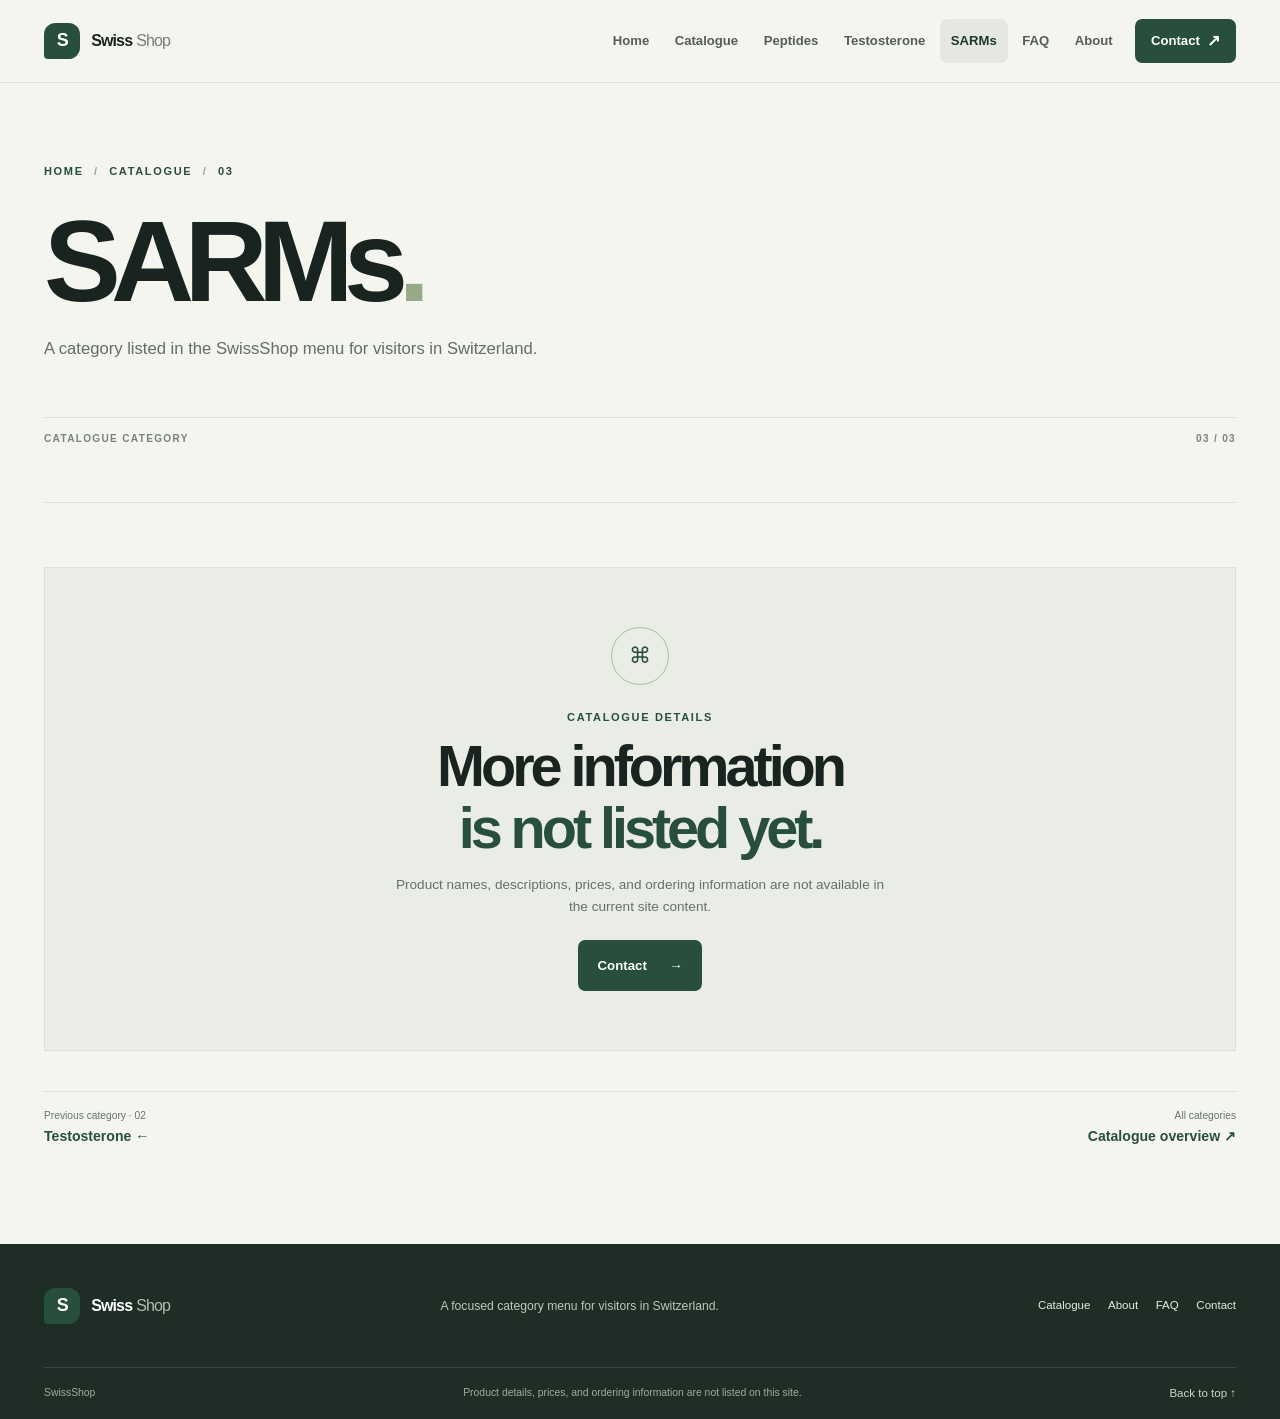
<file: 6.html>
<!doctype html>
<html lang="en">
<head>
  <meta charset="utf-8">
  <meta name="viewport" content="width=device-width, initial-scale=1">
  <meta name="description" content="SARMs category in the SwissShop catalogue.">
  <title>SARMs — SwissShop</title>
  <link rel="stylesheet" href="storefront.css">
</head>
<body>
  <a class="skip-link" href="#main">Skip to content</a>
  <header class="site-header"><nav class="nav-shell" aria-label="Primary navigation">
    <a class="brand" href="index.html" aria-label="SwissShop home"><span class="brand-symbol" aria-hidden="true">S</span><span>Swiss<span class="brand-light">Shop</span></span></a>
    <button class="menu-toggle" type="button" aria-controls="primary-menu" aria-expanded="false" data-menu-toggle><span class="menu-lines" aria-hidden="true"></span><span class="sr-only">Open navigation</span></button>
    <ul class="nav-menu" id="primary-menu"><li><a href="index.html">Home</a></li><li><a href="2.html">Catalogue</a></li><li><a href="4.html">Peptides</a></li><li><a href="5.html">Testosterone</a></li><li><a href="6.html" aria-current="page">SARMs</a></li><li><a href="7.html">FAQ</a></li><li><a href="1.html">About</a></li><li><a class="nav-contact" href="8.html">Contact <span aria-hidden="true">↗</span></a></li></ul>
  </nav></header>
  <main id="main" class="inner-page category-page">
    <section class="page-hero">
      <p class="eyebrow"><a href="index.html">Home</a><span class="eyebrow-divider">/</span><a href="2.html">Catalogue</a><span class="eyebrow-divider">/</span> 03</p>
      <h1>SARMs<em class="title-period">.</em></h1>
      <p class="hero-lede">A category listed in the SwissShop menu for visitors in Switzerland.</p>
      <div class="page-hero-index"><span>CATALOGUE CATEGORY</span><span>03 / 03</span></div>
    </section>
    <section class="empty-catalog"><div class="empty-symbol" aria-hidden="true">⌘</div><p class="eyebrow">Catalogue details</p><h2>More information<br><em>is not listed yet.</em></h2><p>Product names, descriptions, prices, and ordering information are not available in the current site content.</p><a class="button button-dark" href="8.html">Contact <span aria-hidden="true">→</span></a></section>
    <nav class="category-switcher" aria-label="Other catalogue categories"><a href="5.html"><span>Previous category · 02</span><strong>Testosterone ←</strong></a><a href="2.html"><span>All categories</span><strong>Catalogue overview ↗</strong></a></nav>
  </main>
  <footer class="site-footer"><div class="footer-main"><a class="brand footer-brand" href="index.html"><span class="brand-symbol" aria-hidden="true">S</span><span>Swiss<span class="brand-light">Shop</span></span></a><p>A focused category menu for visitors in Switzerland.</p><div class="footer-links"><a href="2.html">Catalogue</a><a href="1.html">About</a><a href="7.html">FAQ</a><a href="8.html">Contact</a></div></div><div class="footer-bottom"><span>SwissShop</span><span>Product details, prices, and ordering information are not listed on this site.</span><a href="#main">Back to top ↑</a></div></footer>
  <script src="storefront.js"></script>
</body>
</html>
</file>
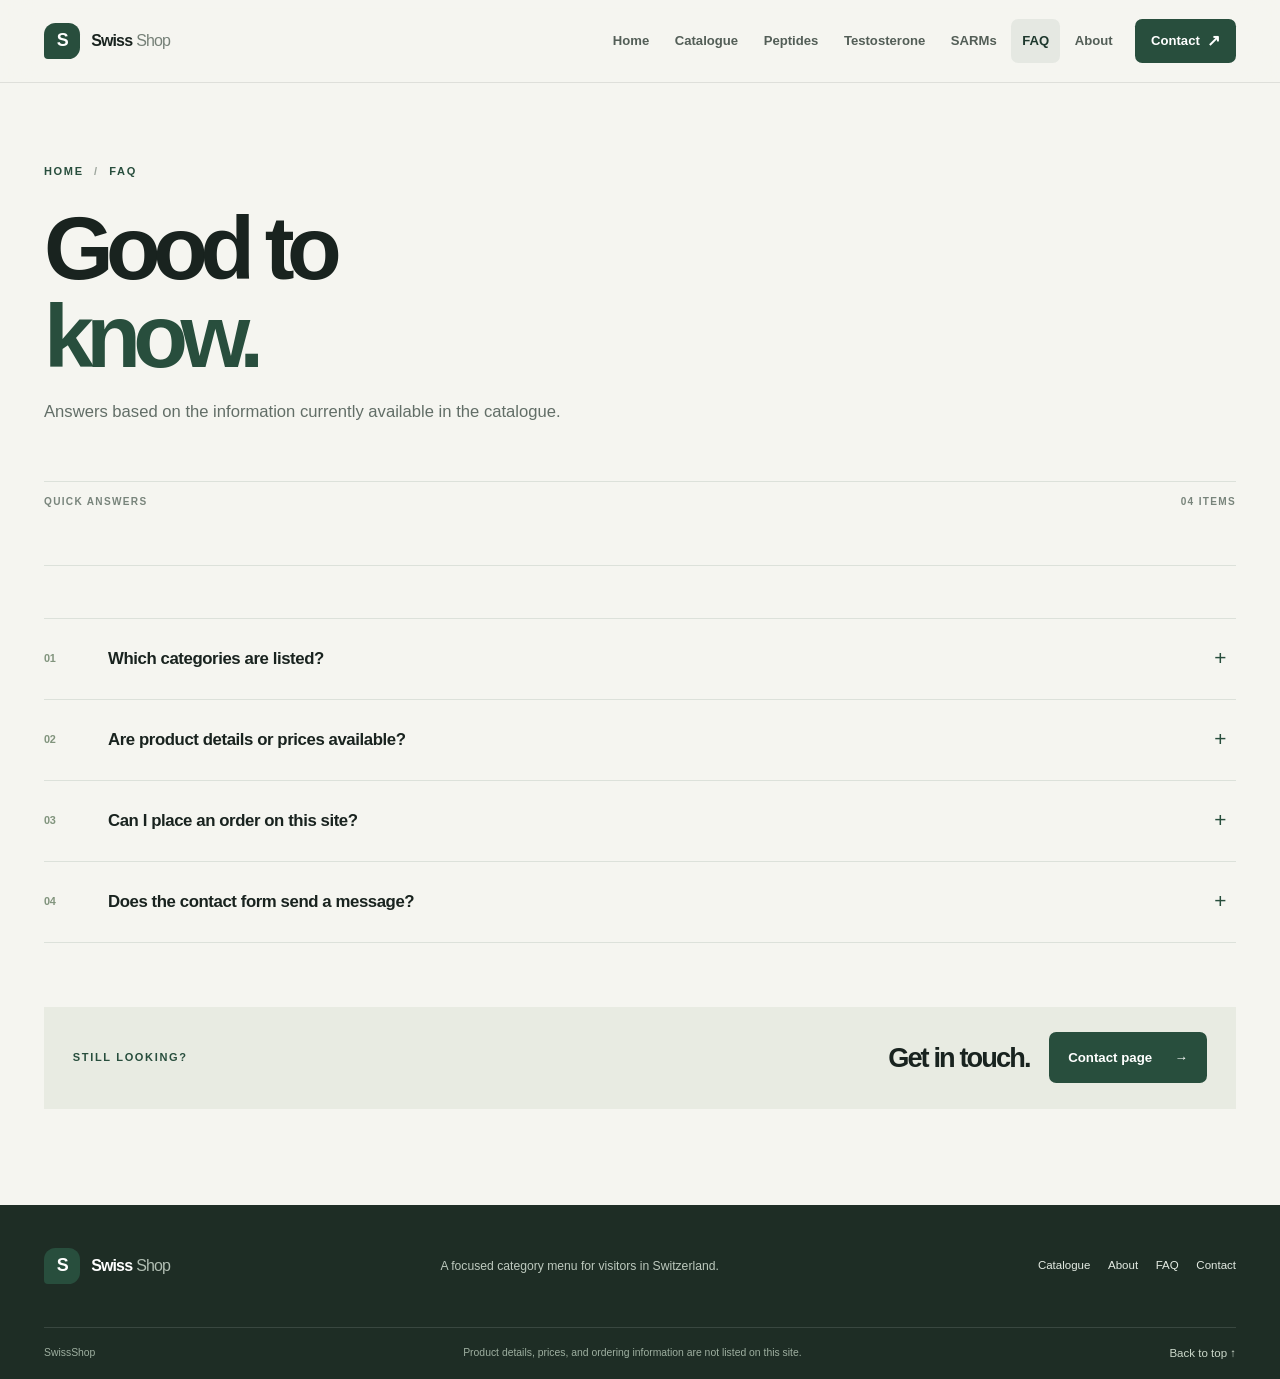
<file: 7.html>
<!doctype html>
<html lang="en">
<head>
  <meta charset="utf-8">
  <meta name="viewport" content="width=device-width, initial-scale=1">
  <meta name="description" content="Frequently asked questions about the SwissShop catalogue.">
  <title>FAQ — SwissShop</title>
  <link rel="stylesheet" href="storefront.css">
</head>
<body>
  <a class="skip-link" href="#main">Skip to content</a>
  <header class="site-header"><nav class="nav-shell" aria-label="Primary navigation">
    <a class="brand" href="index.html" aria-label="SwissShop home"><span class="brand-symbol" aria-hidden="true">S</span><span>Swiss<span class="brand-light">Shop</span></span></a>
    <button class="menu-toggle" type="button" aria-controls="primary-menu" aria-expanded="false" data-menu-toggle><span class="menu-lines" aria-hidden="true"></span><span class="sr-only">Open navigation</span></button>
    <ul class="nav-menu" id="primary-menu"><li><a href="index.html">Home</a></li><li><a href="2.html">Catalogue</a></li><li><a href="4.html">Peptides</a></li><li><a href="5.html">Testosterone</a></li><li><a href="6.html">SARMs</a></li><li><a href="7.html" aria-current="page">FAQ</a></li><li><a href="1.html">About</a></li><li><a class="nav-contact" href="8.html">Contact <span aria-hidden="true">↗</span></a></li></ul>
  </nav></header>
  <main id="main" class="inner-page">
    <section class="page-hero">
      <p class="eyebrow"><a href="index.html">Home</a><span class="eyebrow-divider">/</span> FAQ</p>
      <h1>Good to<br><em>know.</em></h1>
      <p class="hero-lede">Answers based on the information currently available in the catalogue.</p>
      <div class="page-hero-index"><span>QUICK ANSWERS</span><span>04 ITEMS</span></div>
    </section>
    <section class="faq-list" aria-label="Frequently asked questions">
      <details><summary><span>01</span> Which categories are listed?<b aria-hidden="true">+</b></summary><p>The current menu lists Peptides, Testosterone, and SARMs. Visit the <a href="2.html">catalogue overview</a> to explore them.</p></details>
      <details><summary><span>02</span> Are product details or prices available?<b aria-hidden="true">+</b></summary><p>No individual product names, descriptions, or prices are listed in the current site content.</p></details>
      <details><summary><span>03</span> Can I place an order on this site?<b aria-hidden="true">+</b></summary><p>No. Ordering information is not listed, and this static storefront does not include checkout.</p></details>
      <details><summary><span>04</span> Does the contact form send a message?<b aria-hidden="true">+</b></summary><p>No. The contact form is a visual template and is not connected to a backend or email service.</p></details>
    </section>
    <section class="faq-cta"><p class="eyebrow">Still looking?</p><h2>Get in touch.</h2><a class="button button-dark" href="8.html">Contact page <span aria-hidden="true">→</span></a></section>
  </main>
  <footer class="site-footer"><div class="footer-main"><a class="brand footer-brand" href="index.html"><span class="brand-symbol" aria-hidden="true">S</span><span>Swiss<span class="brand-light">Shop</span></span></a><p>A focused category menu for visitors in Switzerland.</p><div class="footer-links"><a href="2.html">Catalogue</a><a href="1.html">About</a><a href="7.html">FAQ</a><a href="8.html">Contact</a></div></div><div class="footer-bottom"><span>SwissShop</span><span>Product details, prices, and ordering information are not listed on this site.</span><a href="#main">Back to top ↑</a></div></footer>
  <script src="storefront.js"></script>
</body>
</html>
</file>
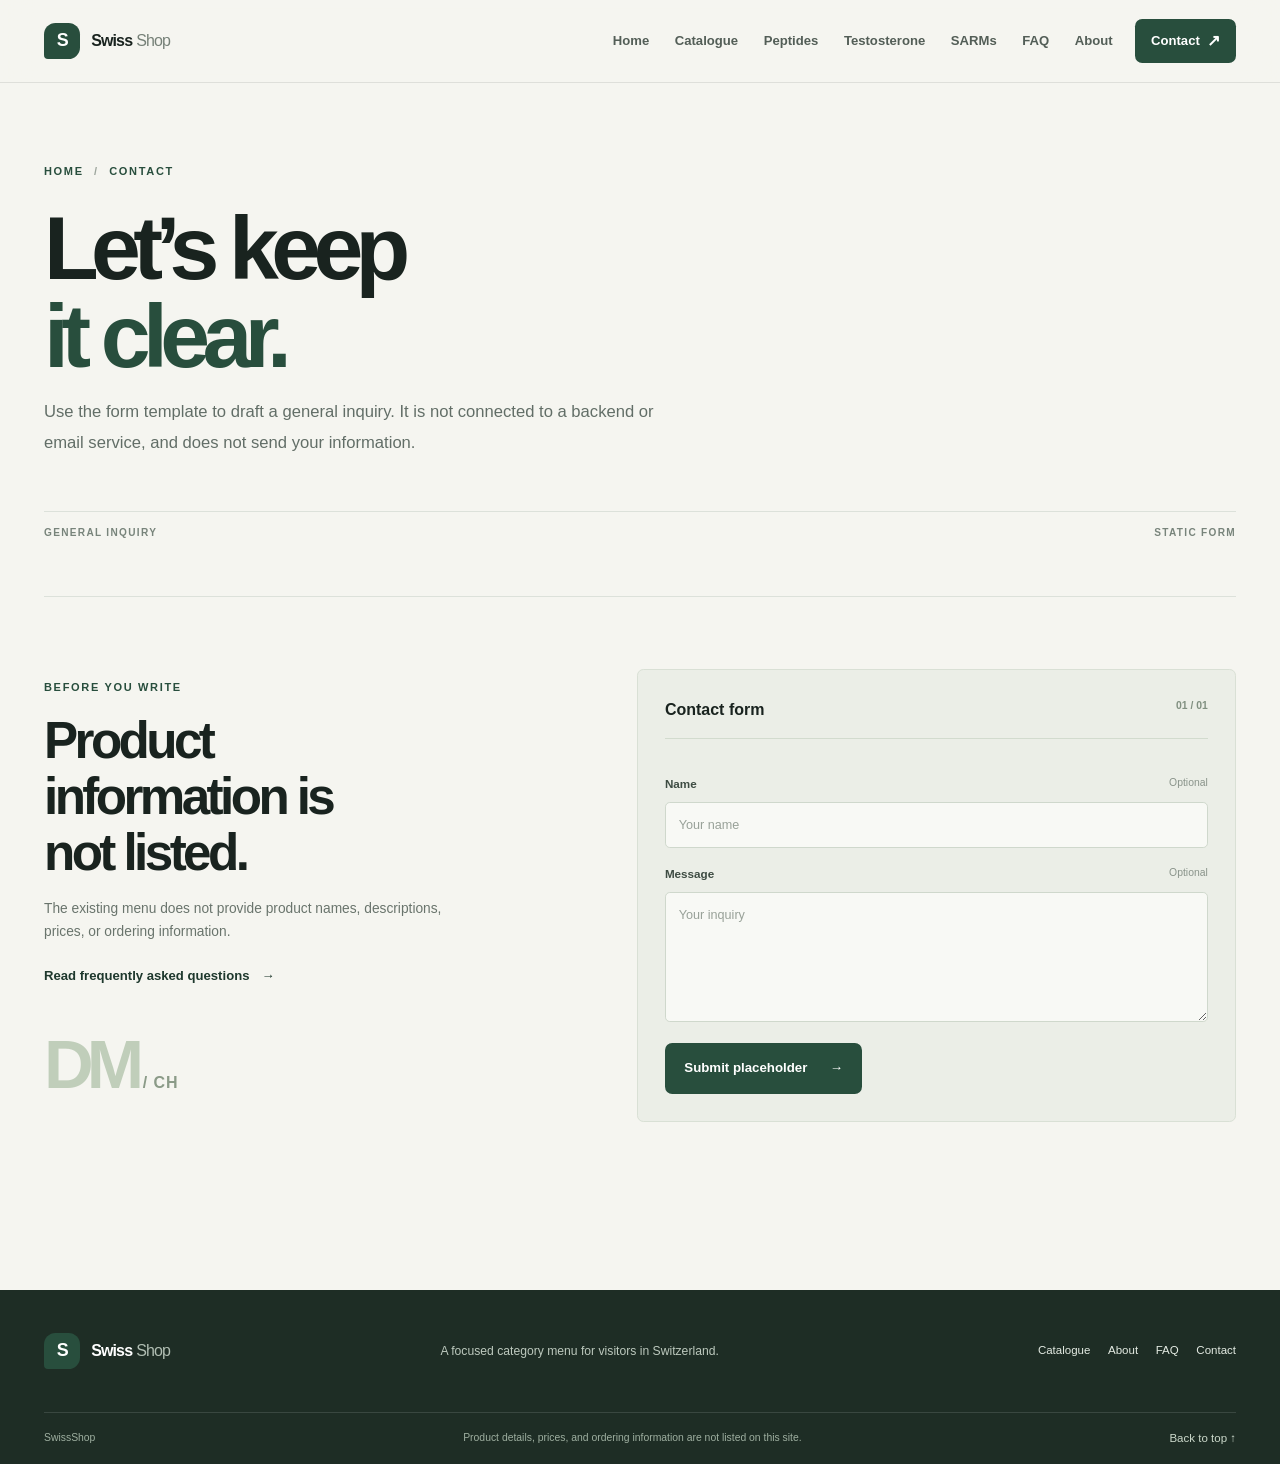
<file: 8.html>
<!doctype html>
<html lang="en">
<head>
  <meta charset="utf-8">
  <meta name="viewport" content="width=device-width, initial-scale=1">
  <meta name="description" content="Contact form template for SwissShop catalogue inquiries.">
  <title>Contact — SwissShop</title>
  <link rel="stylesheet" href="storefront.css">
</head>
<body>
  <a class="skip-link" href="#main">Skip to content</a>
  <header class="site-header"><nav class="nav-shell" aria-label="Primary navigation">
    <a class="brand" href="index.html" aria-label="SwissShop home"><span class="brand-symbol" aria-hidden="true">S</span><span>Swiss<span class="brand-light">Shop</span></span></a>
    <button class="menu-toggle" type="button" aria-controls="primary-menu" aria-expanded="false" data-menu-toggle><span class="menu-lines" aria-hidden="true"></span><span class="sr-only">Open navigation</span></button>
    <ul class="nav-menu" id="primary-menu"><li><a href="index.html">Home</a></li><li><a href="2.html">Catalogue</a></li><li><a href="4.html">Peptides</a></li><li><a href="5.html">Testosterone</a></li><li><a href="6.html">SARMs</a></li><li><a href="7.html">FAQ</a></li><li><a href="1.html">About</a></li><li><a class="nav-contact" href="8.html" aria-current="page">Contact <span aria-hidden="true">↗</span></a></li></ul>
  </nav></header>
  <main id="main" class="inner-page contact-page">
    <section class="page-hero">
      <p class="eyebrow"><a href="index.html">Home</a><span class="eyebrow-divider">/</span> Contact</p>
      <h1>Let’s keep<br><em>it clear.</em></h1>
      <p class="hero-lede">Use the form template to draft a general inquiry. It is not connected to a backend or email service, and does not send your information.</p>
      <div class="page-hero-index"><span>GENERAL INQUIRY</span><span>STATIC FORM</span></div>
    </section>
    <section class="contact-layout">
      <div class="contact-info"><p class="eyebrow">Before you write</p><h2>Product information is not listed.</h2><p>The existing menu does not provide product names, descriptions, prices, or ordering information.</p><a class="text-link" href="7.html">Read frequently asked questions <span aria-hidden="true">→</span></a><div class="contact-decoration" aria-hidden="true">DM<span> / CH</span></div></div>
      <form class="contact-form" data-contact-form>
        <p class="form-heading">Contact form <span>01 / 01</span></p>
        <label for="contact-name">Name <span>Optional</span></label>
        <input id="contact-name" name="name" type="text" autocomplete="name" placeholder="Your name">
        <label for="contact-message">Message <span>Optional</span></label>
        <textarea id="contact-message" name="message" rows="5" placeholder="Your inquiry"></textarea>
        <button class="button button-dark" type="submit">Submit placeholder <span aria-hidden="true">→</span></button>
        <p class="form-status" data-form-status role="status" hidden>This form is not connected yet. No information was sent.</p>
      </form>
    </section>
  </main>
  <footer class="site-footer"><div class="footer-main"><a class="brand footer-brand" href="index.html"><span class="brand-symbol" aria-hidden="true">S</span><span>Swiss<span class="brand-light">Shop</span></span></a><p>A focused category menu for visitors in Switzerland.</p><div class="footer-links"><a href="2.html">Catalogue</a><a href="1.html">About</a><a href="7.html">FAQ</a><a href="8.html">Contact</a></div></div><div class="footer-bottom"><span>SwissShop</span><span>Product details, prices, and ordering information are not listed on this site.</span><a href="#main">Back to top ↑</a></div></footer>
  <script src="storefront.js"></script>
</body>
</html>
</file>
<file: storefront.css>
:root {
  color-scheme: light;
  --ink: #19231f;
  --muted: #68736d;
  --paper: #f5f5f0;
  --white: #fff;
  --line: #dce1da;
  --green: #284e3d;
  --green-dark: #1e382d;
  --green-light: #dce9df;
  --lime: #d3e7a1;
  --sand: #eae5d9;
  --display: "Manrope", "Segoe UI", sans-serif;
  --body: "DM Sans", "Segoe UI", sans-serif;
  --content: 1192px;
}

* { box-sizing: border-box; }
html { scroll-behavior: smooth; }
body {
  margin: 0;
  color: var(--ink);
  background: var(--paper);
  font-family: var(--body);
  font-size: 15px;
  line-height: 1.65;
  -webkit-font-smoothing: antialiased;
}
body.menu-is-open { overflow: hidden; }
a { color: inherit; }
button, input, textarea { font: inherit; }
button, a { -webkit-tap-highlight-color: transparent; }
img, svg { max-width: 100%; }
::selection { color: var(--white); background: var(--green); }
.sr-only {
  position: absolute;
  width: 1px;
  height: 1px;
  padding: 0;
  margin: -1px;
  overflow: hidden;
  clip: rect(0, 0, 0, 0);
  white-space: nowrap;
  border: 0;
}
.skip-link {
  position: fixed;
  top: .75rem;
  left: .75rem;
  z-index: 100;
  padding: .7rem 1rem;
  color: var(--white);
  background: var(--green-dark);
  border-radius: .4rem;
  transform: translateY(-150%);
}
.skip-link:focus { transform: translateY(0); }
a:focus-visible, button:focus-visible, summary:focus-visible, input:focus-visible, textarea:focus-visible {
  outline: 3px solid #738b55;
  outline-offset: 4px;
}

.site-header {
  position: sticky;
  top: 0;
  z-index: 20;
  background: rgba(245, 245, 240, .94);
  border-bottom: 1px solid rgba(25, 35, 31, .1);
  backdrop-filter: blur(18px);
}
.nav-shell {
  width: min(var(--content), calc(100% - 3.5rem));
  min-height: 82px;
  margin: auto;
  display: flex;
  align-items: center;
  justify-content: space-between;
  gap: 2rem;
}
.brand {
  display: inline-flex;
  align-items: center;
  gap: .7rem;
  color: var(--ink);
  font-family: var(--display);
  font-size: 1rem;
  font-weight: 800;
  letter-spacing: -.055em;
  line-height: 1;
  text-decoration: none;
  white-space: nowrap;
}
.brand-symbol {
  display: grid;
  width: 2.25rem;
  height: 2.25rem;
  place-items: center;
  color: var(--white);
  background: var(--green);
  border-radius: .72rem .72rem .72rem .25rem;
  font-size: 1.12rem;
  font-weight: 800;
  letter-spacing: -.08em;
}
.brand-light { margin-left: .25rem; color: #768178; font-weight: 500; }
.nav-menu {
  display: flex;
  align-items: center;
  gap: .2rem;
  margin: 0;
  padding: 0;
  list-style: none;
}
.nav-menu a {
  display: inline-flex;
  min-height: 44px;
  align-items: center;
  padding: .55rem .7rem;
  color: #535e57;
  border-radius: .45rem;
  font-size: .82rem;
  font-weight: 600;
  text-decoration: none;
  transition: color .18s ease, background .18s ease;
}
.nav-menu a:hover, .nav-menu a[aria-current="page"] { color: var(--green-dark); background: rgba(40, 78, 61, .08); }
.nav-menu a.nav-contact {
  margin-left: .5rem;
  padding-inline: 1rem;
  color: var(--white);
  background: var(--green);
}
.nav-menu a.nav-contact:hover { background: var(--green-dark); }
.nav-contact span { margin-left: .45rem; font-size: 1rem; }
.menu-toggle { display: none; }

.hero, .section-block, .feature-panel, .closing-note, .inner-page {
  width: min(var(--content), calc(100% - 3.5rem));
  margin-inline: auto;
}
.home-hero {
  position: relative;
  display: grid;
  grid-template-columns: 1.1fr .9fr;
  align-items: center;
  gap: clamp(3rem, 8vw, 7rem);
  min-height: min(695px, calc(100svh - 82px));
  padding-block: 5.8rem 6.5rem;
}
.hero-copy { position: relative; z-index: 1; }
.eyebrow {
  display: flex;
  align-items: center;
  gap: .65rem;
  margin: 0 0 1.1rem;
  color: var(--green);
  font-size: .69rem;
  font-weight: 700;
  letter-spacing: .15em;
  line-height: 1.5;
  text-transform: uppercase;
}
.eyebrow a { text-decoration: none; }
.eyebrow a:hover { text-decoration: underline; text-underline-offset: 3px; }
.eyebrow-dot { width: .45rem; height: .45rem; background: #91a86d; border-radius: 50%; }
.eyebrow-divider { color: #9ca59c; }
h1, h2, h3, p { margin-top: 0; }
h1, h2, h3 { font-family: var(--display); }
h1 {
  max-width: 11ch;
  margin-bottom: 1.5rem;
  font-size: clamp(3.5rem, 7vw, 6.6rem);
  font-weight: 600;
  letter-spacing: -.085em;
  line-height: .99;
}
h1 em, h2 em { color: var(--green); font-style: normal; }
.hero-lede { max-width: 37rem; margin-bottom: 0; color: #626e67; font-size: 1.04rem; line-height: 1.85; }
.hero-actions { display: flex; align-items: center; flex-wrap: wrap; gap: 1.7rem; margin-top: 2rem; }
.button {
  display: inline-flex;
  min-height: 51px;
  align-items: center;
  justify-content: center;
  gap: 1.4rem;
  padding: .8rem 1.15rem;
  border: 1px solid transparent;
  border-radius: .45rem;
  font-size: .83rem;
  font-weight: 700;
  text-decoration: none;
  transition: color .2s ease, background .2s ease, border-color .2s ease, transform .2s ease;
  cursor: pointer;
}
.button:hover { transform: translateY(-2px); }
.button-dark { color: var(--white); background: var(--green); }
.button-dark:hover { background: var(--green-dark); }
.button-outline { color: var(--green); border-color: #9aa99a; background: transparent; }
.button-outline:hover { color: var(--white); border-color: var(--green); background: var(--green); }
.text-link {
  display: inline-flex;
  align-items: center;
  gap: .75rem;
  color: var(--green-dark);
  font-size: .82rem;
  font-weight: 700;
  text-decoration: none;
}
.text-link span { transition: transform .2s ease; }
.text-link:hover span { transform: translateX(4px); }
.hero-note { display: flex; align-items: center; gap: .75rem; margin: 2.3rem 0 0; color: #78827b; font-size: .72rem; }
.note-rule { width: 1.6rem; height: 1px; background: #aab3a9; }
.hero-art {
  position: relative;
  display: grid;
  min-height: 425px;
  overflow: hidden;
  place-items: center;
  color: var(--green);
  background:
    linear-gradient(140deg, rgba(255,255,255,.45), transparent 45%),
    repeating-linear-gradient(0deg, transparent 0 43px, rgba(40,78,61,.065) 44px),
    repeating-linear-gradient(90deg, transparent 0 43px, rgba(40,78,61,.065) 44px),
    #e8e9df;
  border-radius: 44% 44% .5rem .5rem;
}
.hero-art::before {
  position: absolute;
  inset: 9% 9% auto auto;
  width: 42%;
  aspect-ratio: 1;
  border: 1px solid rgba(40, 78, 61, .18);
  border-radius: 50%;
  content: "";
}
.art-label { position: absolute; top: 1.3rem; left: 1.35rem; font-family: var(--display); font-size: .75rem; font-weight: 800; letter-spacing: .1em; }
.art-ring { position: absolute; border: 1px solid rgba(40, 78, 61, .32); border-radius: 50%; }
.art-ring-outer { width: 65%; aspect-ratio: 1; }
.art-ring-inner { width: 49%; aspect-ratio: 1; border-color: rgba(40, 78, 61, .18); }
.art-disc {
  width: 34%;
  aspect-ratio: 1;
  border: 1px solid rgba(40, 78, 61, .5);
  border-radius: 50%;
  background: radial-gradient(circle at 38% 33%, #f3f1e8, #d4dfcb 65%, #b5c5b1);
  box-shadow: 18px 24px 55px rgba(40, 78, 61, .13);
}
.art-cross { position: absolute; display: grid; width: 3.4rem; height: 3.4rem; place-items: center; border: 1px solid rgba(40, 78, 61, .5); border-radius: 50%; background: rgba(245,245,240,.8); }
.art-cross span:first-child { width: 1.15rem; height: 1px; background: var(--green); }
.art-cross span:last-child { position: absolute; width: 1px; height: 1.15rem; background: var(--green); }
.art-caption { position: absolute; right: 1.4rem; bottom: 1.3rem; left: 1.4rem; display: flex; justify-content: space-between; padding-top: .8rem; border-top: 1px solid rgba(40,78,61,.25); color: #5e6d61; font-size: .62rem; font-weight: 700; letter-spacing: .12em; }
.art-caption strong { color: var(--green); font-size: .68rem; }
.hero-index { position: absolute; right: 0; bottom: 2.2rem; display: flex; align-items: center; gap: .5rem; color: #879187; font-size: .62rem; letter-spacing: .1em; }
.hero-index span:first-child { color: var(--green); font-weight: 800; }
.hero-index i { width: 4.2rem; height: 1px; background: #c8cec3; }

.trust-strip {
  display: grid;
  grid-template-columns: repeat(3, 1fr);
  width: 100%;
  padding: 1.45rem max(calc((100% - var(--content)) / 2), 1.75rem);
  border-top: 1px solid var(--line);
  border-bottom: 1px solid var(--line);
  background: rgba(255,255,255,.42);
}
.trust-strip > div { display: flex; align-items: center; justify-content: center; gap: .9rem; padding: .1rem 1rem; border-right: 1px solid var(--line); }
.trust-strip > div:last-child { border: 0; }
.strip-icon { color: #78906b; font-family: var(--display); font-size: .72rem; font-weight: 800; }
.trust-strip p { margin: 0; color: #778179; font-size: .69rem; line-height: 1.45; }
.trust-strip strong { color: var(--ink); font-size: .8rem; font-weight: 650; }
.section-block { padding-block: 6.2rem; }
.section-heading { display: flex; align-items: end; justify-content: space-between; gap: 1.5rem; margin-bottom: 2rem; }
.section-heading .eyebrow { margin-bottom: .55rem; }
.section-heading h2, .feature-panel h2, .closing-note h2, .about-copy h2, .swiss-overview h2, .contact-info h2, .faq-cta h2 {
  margin: 0;
  font-size: clamp(2rem, 4vw, 3.3rem);
  font-weight: 550;
  letter-spacing: -.07em;
  line-height: 1.1;
}
.category-grid { display: grid; grid-template-columns: repeat(3, 1fr); gap: 1rem; }
.category-card {
  position: relative;
  display: flex;
  min-height: 275px;
  flex-direction: column;
  align-items: flex-start;
  padding: 1.4rem;
  overflow: hidden;
  color: var(--ink);
  border: 1px solid rgba(35, 61, 47, .12);
  border-radius: .5rem;
  background: #e6e8df;
  text-decoration: none;
  transition: transform .25s ease, box-shadow .25s ease;
}
.category-card:hover { transform: translateY(-4px); box-shadow: 0 18px 36px rgba(25,35,31,.11); }
.category-card::before, .category-card::after { position: absolute; border: 1px solid rgba(40,78,61,.22); border-radius: 50%; content: ""; transition: transform .4s ease; }
.category-card::before { top: 1.25rem; right: 1.3rem; width: 8rem; height: 8rem; }
.category-card::after { top: 2.1rem; right: 2.15rem; width: 6.2rem; height: 6.2rem; }
.category-card:hover::before { transform: scale(1.08); }
.category-card:nth-child(2) { background: #e8e4d9; }
.category-card:nth-child(3) { background: #e2e9df; }
.category-number { position: relative; z-index: 1; color: #66766a; font-size: .67rem; font-weight: 700; letter-spacing: .12em; }
.category-symbol { position: absolute; top: 3.35rem; right: 3.05rem; z-index: 1; color: var(--green); font-family: var(--display); font-size: 2rem; }
.category-name { position: relative; z-index: 1; margin-top: auto; font-family: var(--display); font-size: clamp(1.45rem, 2.4vw, 2.05rem); font-weight: 600; letter-spacing: -.065em; }
.category-detail { display: flex; width: 100%; justify-content: space-between; margin-top: .45rem; padding-top: .8rem; color: #68756b; border-top: 1px solid rgba(40,78,61,.2); font-size: .71rem; font-weight: 600; }
.category-detail b { color: var(--green); font-size: .95rem; }
.feature-panel {
  display: grid;
  grid-template-columns: .45fr 1.2fr 1fr auto;
  align-items: center;
  gap: 2rem;
  padding: 2.3rem;
  color: var(--white);
  background: var(--green);
  border-radius: .5rem;
}
.feature-panel .eyebrow { color: #c6d5bd; }
.feature-panel h2 { max-width: 13ch; font-size: clamp(1.8rem, 3.2vw, 2.65rem); }
.feature-panel > p { margin: 0; color: #e0e8df; font-size: .85rem; line-height: 1.8; }
.feature-mark { position: relative; display: grid; width: 5.5rem; aspect-ratio: 1; place-items: center; border: 1px solid rgba(255,255,255,.4); border-radius: 50%; }
.feature-mark span { position: absolute; width: 2.2rem; height: 1px; background: #d3e7a1; }
.feature-mark span:nth-child(2) { transform: rotate(60deg); }
.feature-mark span:nth-child(3) { transform: rotate(-60deg); }
.round-link { display: grid; width: 2.8rem; height: 2.8rem; place-items: center; color: var(--green-dark); background: var(--lime); border-radius: 50%; font-size: 1.2rem; text-decoration: none; transition: transform .2s ease; }
.round-link:hover { transform: rotate(45deg); }
.closing-note { padding-block: 7rem 8rem; text-align: center; }
.closing-note .eyebrow { justify-content: center; }
.closing-note h2 { margin: 0 auto 1.1rem; font-size: clamp(2.6rem, 6vw, 5rem); }
.closing-note > p:not(.eyebrow) { max-width: 31rem; margin: 0 auto 1.6rem; color: var(--muted); font-size: .9rem; }

.site-footer { color: #e9ede8; background: #1e2d25; }
.footer-main, .footer-bottom { width: min(var(--content), calc(100% - 3.5rem)); margin: auto; }
.footer-main { display: grid; grid-template-columns: 1.05fr 1.2fr 1fr; align-items: center; gap: 2rem; padding-block: 2.7rem; }
.footer-brand { color: var(--white); }
.footer-brand .brand-light { color: #b0bdb2; }
.footer-main > p { margin: 0; color: #bdc9be; font-size: .76rem; }
.footer-links { display: flex; justify-content: flex-end; gap: 1.1rem; }
.footer-links a, .footer-bottom a { color: #e4ebe3; font-size: .72rem; text-decoration: none; }
.footer-links a:hover, .footer-bottom a:hover { text-decoration: underline; text-underline-offset: 3px; }
.footer-bottom { display: flex; justify-content: space-between; gap: 1rem; padding-block: 1rem; color: #9eafa0; border-top: 1px solid rgba(255,255,255,.12); font-size: .65rem; }
.footer-bottom a { color: #cbd8ca; }

.inner-page { padding-bottom: 6rem; }
.page-hero {
  position: relative;
  min-height: 365px;
  padding: 5rem 0 3.4rem;
  border-bottom: 1px solid var(--line);
}
.page-hero .eyebrow { margin-bottom: 1.5rem; }
.page-hero h1 { max-width: 13ch; margin-bottom: 1rem; font-size: clamp(3.1rem, 7vw, 6rem); }
.page-hero h1 em { color: var(--green); }
.page-hero .hero-lede { max-width: 40rem; }
.page-hero-index { display: flex; justify-content: space-between; margin-top: 3.3rem; padding-top: .8rem; color: #78847b; border-top: 1px solid var(--line); font-size: .63rem; font-weight: 700; letter-spacing: .13em; }
.swiss-hero { min-height: 430px; padding-right: 13rem; }
.country-stamp { position: absolute; top: 50%; right: 1rem; display: grid; width: 9rem; height: 9rem; place-content: center; text-align: center; background: #e4e8de; border: 1px solid #c9d3c5; border-radius: 50%; transform: translateY(-50%); }
.country-stamp strong { color: var(--green); font-family: var(--display); font-size: 2.3rem; letter-spacing: -.07em; }
.country-stamp span { color: #718074; font-size: .5rem; font-weight: 700; letter-spacing: .12em; line-height: 1.5; }
.swiss-overview { display: grid; grid-template-columns: 1fr 1fr; gap: 5rem; border-bottom: 1px solid var(--line); }
.swiss-overview h2 { font-size: clamp(2.1rem, 4vw, 3.4rem); }
.swiss-overview > div:last-child { max-width: 34rem; padding-top: 1.7rem; color: #647067; font-size: .92rem; }
.swiss-overview > div:last-child .text-link { margin-top: .5rem; }
.swiss-overview + .section-block { padding-top: 4rem; }
.section-side-note { max-width: 17rem; color: var(--muted); font-size: .74rem; text-align: right; }
.catalog-list { padding-bottom: 3rem; }
.catalog-row { display: grid; grid-template-columns: 4rem 1fr auto; align-items: center; gap: 1.2rem; padding: 1.35rem 0; border-top: 1px solid var(--line); }
.catalog-number { align-self: start; padding-top: .25rem; color: #799071; font-family: var(--display); font-size: .75rem; font-weight: 700; }
.catalog-row h3 { margin: 0; font-size: 1.45rem; font-weight: 600; letter-spacing: -.05em; }
.catalog-row p { margin: .15rem 0 0; color: var(--muted); font-size: .76rem; }
.catalog-row > a { min-width: 6.4rem; color: var(--green); font-size: .76rem; font-weight: 700; text-align: right; text-decoration: none; }
.catalog-row > a span { margin-left: .4rem; }
.catalog-row > a:hover { text-decoration: underline; text-underline-offset: 4px; }
.notice-box { display: grid; grid-template-columns: 2.5rem 1fr auto; align-items: center; gap: 1rem; padding: 1.2rem 1.4rem; background: #e9ede5; border: 1px solid #d7ded3; border-radius: .35rem; }
.notice-mark { display: grid; width: 1.8rem; height: 1.8rem; place-items: center; color: var(--green); border: 1px solid #a8b8a4; border-radius: 50%; font-family: var(--display); font-weight: 700; }
.notice-box p { margin: 0; color: #647067; font-size: .76rem; }
.notice-box strong { color: var(--ink); }
.notice-box > a { color: var(--green); font-size: .74rem; font-weight: 700; text-decoration: none; white-space: nowrap; }
.notice-box > a:hover { text-decoration: underline; text-underline-offset: 3px; }

.about-layout { position: relative; display: grid; grid-template-columns: .55fr 1.4fr .55fr; align-items: start; gap: 3rem; padding: 5rem 0; }
.about-aside { padding-top: .5rem; }
.large-index { color: #9cac96; font-family: var(--display); font-size: 3.4rem; font-weight: 500; letter-spacing: -.1em; }
.about-aside p { margin: .3rem 0; color: #819084; font-size: .61rem; font-weight: 700; letter-spacing: .13em; }
.about-copy h2 { max-width: 17ch; margin-bottom: 1.3rem; }
.about-copy > p:not(.eyebrow) { max-width: 42rem; color: #657168; font-size: .9rem; }
.about-copy .text-link { margin-top: .5rem; }
.about-stamp { display: grid; width: 8rem; aspect-ratio: 1; align-content: center; justify-items: center; margin: 2.5rem auto 0; color: var(--green); border: 1px solid #b5c5b2; border-radius: 50%; transform: rotate(-12deg); }
.about-stamp > span { font-family: var(--display); font-size: 3.2rem; font-weight: 700; letter-spacing: -.12em; line-height: 1; }
.about-stamp small { margin-top: .25rem; font-size: .48rem; font-weight: 700; letter-spacing: .1em; line-height: 1.35; text-align: center; }
.editorial-callout { display: grid; grid-template-columns: 10rem 1fr; gap: 2rem; padding: 1.4rem 0; border-top: 1px solid var(--line); border-bottom: 1px solid var(--line); }
.callout-index { color: var(--green); font-size: .66rem; font-weight: 700; letter-spacing: .12em; }
.editorial-callout p { max-width: 42rem; margin: 0; color: #5f6c63; font-family: var(--display); font-size: 1.1rem; font-weight: 500; }
.health-notice { max-width: 52rem; padding: 1.5rem 1.7rem; color: #536157; background: #e8ebe2; border-left: 3px solid #78906b; }
.health-notice p, .health-resources > p { margin: 0; font-size: .9rem; }
.health-category-list { border-top: 1px solid var(--line); }
.health-category { display: grid; grid-template-columns: 3rem 1fr; gap: 1rem; padding: 1.35rem 0; border-bottom: 1px solid var(--line); }
.health-category h3 { margin: 0 0 .35rem; font-size: 1.15rem; font-weight: 650; letter-spacing: -.04em; }
.health-category p { max-width: 48rem; margin: 0; color: #667269; font-size: .84rem; }
.health-resources { max-width: 54rem; color: #647067; font-size: .88rem; }
.health-resources ul { display: grid; gap: .6rem; margin: 1.2rem 0; padding: 0; list-style: none; }
.health-resources li a { display: flex; justify-content: space-between; gap: 1rem; padding: .8rem 1rem; color: var(--green); background: #e9ede5; border: 1px solid #d7ded3; text-decoration: none; }
.health-resources li a:hover { background: #e1e8dd; }
.health-resources li a span { flex: 0 0 auto; }
.health-resources strong { color: var(--ink); }
.health-resources p a { color: var(--green-dark); font-weight: 700; }

.category-page .page-hero { min-height: 340px; }
.category-page .page-hero h1 { font-size: clamp(4rem, 9vw, 8rem); }
.title-period { color: #97aa87 !important; font-style: normal; }
.empty-catalog { display: grid; justify-items: center; margin: 4rem 0 2.5rem; padding: 3.7rem 1.5rem; text-align: center; background: #eaede5; border: 1px solid #dce2d7; }
.empty-symbol { display: grid; width: 3.6rem; height: 3.6rem; place-items: center; margin-bottom: 1.5rem; color: var(--green); border: 1px solid #acbca5; border-radius: 50%; font-family: var(--display); font-size: 1.4rem; }
.empty-catalog .eyebrow { justify-content: center; margin-bottom: .6rem; }
.empty-catalog h2 { margin: 0 0 .9rem; font-size: clamp(2.2rem, 4.5vw, 3.7rem); font-weight: 550; letter-spacing: -.07em; line-height: 1.08; }
.empty-catalog > p:not(.eyebrow) { max-width: 31rem; margin-bottom: 1.35rem; color: #657168; font-size: .85rem; }
.category-switcher { display: flex; justify-content: space-between; gap: 1rem; border-top: 1px solid var(--line); }
.category-switcher a { display: flex; flex-direction: column; padding-top: 1rem; color: var(--green); text-decoration: none; }
.category-switcher a:last-child { text-align: right; }
.category-switcher span { color: var(--muted); font-size: .64rem; }
.category-switcher strong { font-family: var(--display); font-size: .88rem; font-weight: 650; }
.category-switcher a:hover strong { text-decoration: underline; text-underline-offset: 3px; }

.faq-list { padding: 3.2rem 0 2rem; }
.faq-list details { border-top: 1px solid var(--line); }
.faq-list details:last-child { border-bottom: 1px solid var(--line); }
.faq-list summary { display: grid; grid-template-columns: 3rem 1fr 2rem; align-items: center; min-height: 5rem; gap: 1rem; cursor: pointer; font-family: var(--display); font-size: 1.05rem; font-weight: 600; letter-spacing: -.025em; list-style: none; }
.faq-list summary::-webkit-details-marker { display: none; }
.faq-list summary > span { color: #81947d; font-family: var(--body); font-size: .68rem; font-weight: 700; }
.faq-list summary b { color: var(--green); font-size: 1.3rem; font-weight: 400; text-align: center; transition: transform .2s ease; }
.faq-list details[open] summary b { transform: rotate(45deg); }
.faq-list details > p { max-width: 43rem; margin: -.2rem 2rem 1.5rem 4rem; color: #667269; font-size: .87rem; }
.faq-list details > p a { color: var(--green); font-weight: 700; }
.faq-cta { display: flex; align-items: center; justify-content: space-between; gap: 1.2rem; margin-top: 2rem; padding: 1.6rem 1.8rem; background: #e8ebe2; }
.faq-cta .eyebrow { margin: 0 auto 0 0; }
.faq-cta h2 { font-size: 1.7rem; }

.contact-layout { display: grid; grid-template-columns: .9fr 1.1fr; gap: clamp(2rem, 8vw, 7rem); padding: 4.5rem 0; }
.contact-info { position: relative; min-height: 22rem; padding-top: .6rem; }
.contact-info h2 { max-width: 12ch; margin-bottom: 1rem; }
.contact-info > p:not(.eyebrow) { max-width: 26rem; color: #69746c; font-size: .86rem; }
.contact-info .text-link { margin-top: .5rem; }
.contact-decoration { position: absolute; bottom: 0; left: 0; color: #c0ceba; font-family: var(--display); font-size: 4.3rem; font-weight: 700; letter-spacing: -.1em; }
.contact-decoration span { color: #8b9b88; font-size: 1rem; letter-spacing: .06em; }
.contact-form { display: grid; align-content: start; gap: .5rem; padding: 1.7rem; background: #ebeee7; border: 1px solid #d9e0d5; border-radius: .4rem; }
.form-heading { display: flex; justify-content: space-between; margin: 0 0 1.2rem; padding-bottom: .9rem; border-bottom: 1px solid #d2dbce; font-family: var(--display); font-size: 1rem; font-weight: 700; }
.form-heading span { color: #819081; font-family: var(--body); font-size: .65rem; font-weight: 600; }
.contact-form label { display: flex; justify-content: space-between; margin-top: .5rem; color: #3e4c43; font-size: .73rem; font-weight: 700; }
.contact-form label span { color: #89938a; font-size: .65rem; font-weight: 500; }
.contact-form input, .contact-form textarea { width: 100%; min-height: 2.8rem; padding: .75rem .8rem; color: var(--ink); border: 1px solid #cfd8cc; border-radius: .3rem; background: #f8f9f5; font-size: .79rem; }
.contact-form textarea { min-height: 8rem; resize: vertical; }
.contact-form input::placeholder, .contact-form textarea::placeholder { color: #98a198; }
.contact-form .button { justify-self: start; margin-top: .8rem; }
.form-status { margin: .5rem 0 0; color: var(--green-dark); font-size: .76rem; }
.form-status[hidden] { display: none; }

@media (max-width: 1020px) {
  .nav-shell { gap: 1rem; }
  .nav-menu a { padding-inline: .5rem; font-size: .75rem; }
  .nav-menu a.nav-contact { margin-left: .25rem; padding-inline: .7rem; }
  .feature-panel { grid-template-columns: auto 1.3fr 1fr; }
  .round-link { grid-column: 3; justify-self: end; }
}
@media (max-width: 1000px) {
  .nav-shell { width: min(var(--content), calc(100% - 2rem)); min-height: 72px; }
  .menu-toggle {
    display: grid;
    width: 2.8rem;
    height: 2.8rem;
    place-items: center;
    margin-left: auto;
    color: var(--ink);
    border: 1px solid var(--line);
    border-radius: .45rem;
    background: transparent;
    cursor: pointer;
  }
  .menu-lines, .menu-lines::before, .menu-lines::after { display: block; width: 1.1rem; height: 1px; background: var(--ink); transition: transform .2s ease; }
  .menu-lines { position: relative; }
  .menu-lines::before, .menu-lines::after { position: absolute; left: 0; content: ""; }
  .menu-lines::before { top: -.35rem; }
  .menu-lines::after { top: .35rem; }
  .menu-toggle[aria-expanded="true"] .menu-lines { background: transparent; }
  .menu-toggle[aria-expanded="true"] .menu-lines::before { top: 0; transform: rotate(45deg); }
  .menu-toggle[aria-expanded="true"] .menu-lines::after { top: 0; transform: rotate(-45deg); }
  .nav-menu {
    position: absolute;
    top: calc(100% + 1px);
    right: 0;
    left: 0;
    display: none;
    max-height: calc(100svh - 73px);
    overflow-y: auto;
    padding: .6rem 1rem 1rem;
    flex-direction: column;
    align-items: stretch;
    gap: .2rem;
    background: var(--paper);
    border-bottom: 1px solid var(--line);
    box-shadow: 0 18px 25px rgba(25,35,31,.08);
  }
  .nav-menu.is-open { display: flex; }
  .nav-menu a { min-height: 48px; padding: .7rem .85rem; font-size: .9rem; }
  .nav-menu a.nav-contact { justify-content: space-between; margin: .35rem 0 0; }
  .home-hero, .section-block, .feature-panel, .closing-note, .inner-page { width: min(var(--content), calc(100% - 2rem)); }
  .home-hero { min-height: auto; grid-template-columns: 1fr 1fr; gap: 2rem; padding-block: 4.5rem; }
  .hero-art { min-height: 330px; }
  .hero-index { bottom: 1.2rem; }
  .feature-panel { grid-template-columns: auto 1fr; gap: 1.5rem; padding: 1.8rem; }
  .feature-panel > p { grid-column: 2; }
  .round-link { grid-column: 2; grid-row: 1; }
  .footer-main, .footer-bottom { width: min(var(--content), calc(100% - 2rem)); }
  .footer-main { grid-template-columns: 1fr 1fr; }
  .footer-links { grid-column: 1 / -1; justify-content: flex-start; }
  .page-hero { min-height: 330px; }
}
@media (max-width: 600px) {
  body { font-size: 14px; }
  .home-hero, .section-block, .feature-panel, .closing-note, .inner-page { width: calc(100% - 2rem); }
  .home-hero { grid-template-columns: 1fr; gap: 2.4rem; padding-block: 3.5rem 4rem; }
  h1 { max-width: 10ch; font-size: clamp(3.35rem, 15vw, 5rem); }
  .hero-lede { font-size: .95rem; }
  .hero-actions { gap: 1.1rem; margin-top: 1.5rem; }
  .hero-note { margin-top: 1.7rem; }
  .hero-art { min-height: 290px; margin-inline: .3rem; }
  .hero-index { right: 0; bottom: 1.4rem; }
  .trust-strip { grid-template-columns: 1fr; padding: .6rem 1rem; }
  .trust-strip > div { justify-content: flex-start; padding: .8rem .5rem; border-right: 0; border-bottom: 1px solid var(--line); }
  .trust-strip > div:last-child { border: 0; }
  .section-block { padding-block: 4.3rem; }
  .section-heading { align-items: flex-start; flex-direction: column; gap: .8rem; }
  .category-grid { grid-template-columns: 1fr; }
  .category-card { min-height: 230px; }
  .category-name { font-size: 1.8rem; }
  .feature-panel { grid-template-columns: 1fr auto; gap: 1.2rem; padding: 1.4rem; }
  .feature-mark { width: 3.5rem; }
  .feature-panel > div:nth-child(2) { grid-column: 1 / -1; grid-row: 2; }
  .feature-panel > p { grid-column: 1 / -1; grid-row: 3; }
  .round-link { grid-column: 2; grid-row: 1; }
  .closing-note { padding-block: 5rem; }
  .footer-main, .footer-bottom { width: calc(100% - 2rem); }
  .footer-main { grid-template-columns: 1fr; gap: 1rem; padding-block: 2rem; }
  .footer-links { grid-column: auto; flex-wrap: wrap; justify-content: flex-start; gap: .7rem 1.1rem; }
  .footer-bottom { align-items: flex-start; flex-direction: column; gap: .45rem; padding-block: .9rem; }
  .page-hero { min-height: 300px; padding: 3.3rem 0 2rem; }
  .page-hero h1 { font-size: clamp(3rem, 13vw, 4.7rem); }
  .page-hero .hero-lede { font-size: .92rem; }
  .page-hero-index { margin-top: 2rem; font-size: .56rem; }
  .swiss-hero { padding-right: 0; padding-bottom: 2rem; }
  .swiss-hero .hero-lede { max-width: 85%; }
  .country-stamp { top: auto; right: 0; bottom: 4.1rem; width: 4.7rem; height: 4.7rem; transform: none; }
  .country-stamp strong { font-size: 1.3rem; }
  .country-stamp span { font-size: .34rem; }
  .swiss-overview { grid-template-columns: 1fr; gap: 1rem; }
  .swiss-overview > div:last-child { padding-top: 0; }
  .catalog-row { grid-template-columns: 2rem 1fr auto; gap: .65rem; }
  .catalog-row h3 { font-size: 1.18rem; }
  .catalog-row > a { min-width: 4.3rem; font-size: .68rem; }
  .section-side-note { text-align: left; }
  .notice-box { grid-template-columns: 2rem 1fr; gap: .65rem; padding: 1rem; }
  .notice-box > a { grid-column: 2; }
  .about-layout { grid-template-columns: 1fr; gap: 1.3rem; padding: 3.5rem 0; }
  .health-category { grid-template-columns: 2rem 1fr; gap: .65rem; }
  .about-aside { display: flex; align-items: center; gap: .7rem; }
  .large-index { font-size: 2.2rem; }
  .about-aside p { margin: 0; }
  .about-stamp { position: absolute; width: 5.2rem; margin: 0; right: 2rem; }
  .about-stamp > span { font-size: 2.1rem; }
  .about-stamp small { font-size: .37rem; }
  .about-copy { padding-right: 0; }
  .about-copy h2 { max-width: 12ch; padding-right: 1rem; }
  .editorial-callout { grid-template-columns: 1fr; gap: .6rem; }
  .empty-catalog { margin-top: 2.5rem; padding: 2.8rem 1.1rem; }
  .empty-catalog h2 { font-size: 2.4rem; }
  .category-switcher strong { font-size: .75rem; }
  .faq-list { padding-top: 2rem; }
  .faq-list summary { grid-template-columns: 2rem 1fr 1.5rem; gap: .6rem; min-height: 4.5rem; font-size: .9rem; }
  .faq-list details > p { margin-left: 2.6rem; font-size: .82rem; }
  .faq-cta { align-items: flex-start; flex-direction: column; }
  .contact-layout { grid-template-columns: 1fr; gap: 2.3rem; padding-block: 3rem; }
  .contact-info { min-height: 16rem; }
  .contact-decoration { bottom: 0; font-size: 3.5rem; }
  .contact-form { padding: 1.2rem; }
}
@media (prefers-reduced-motion: reduce) {
  *, *::before, *::after { scroll-behavior: auto !important; transition-duration: .01ms !important; animation-duration: .01ms !important; }
}
</file>
